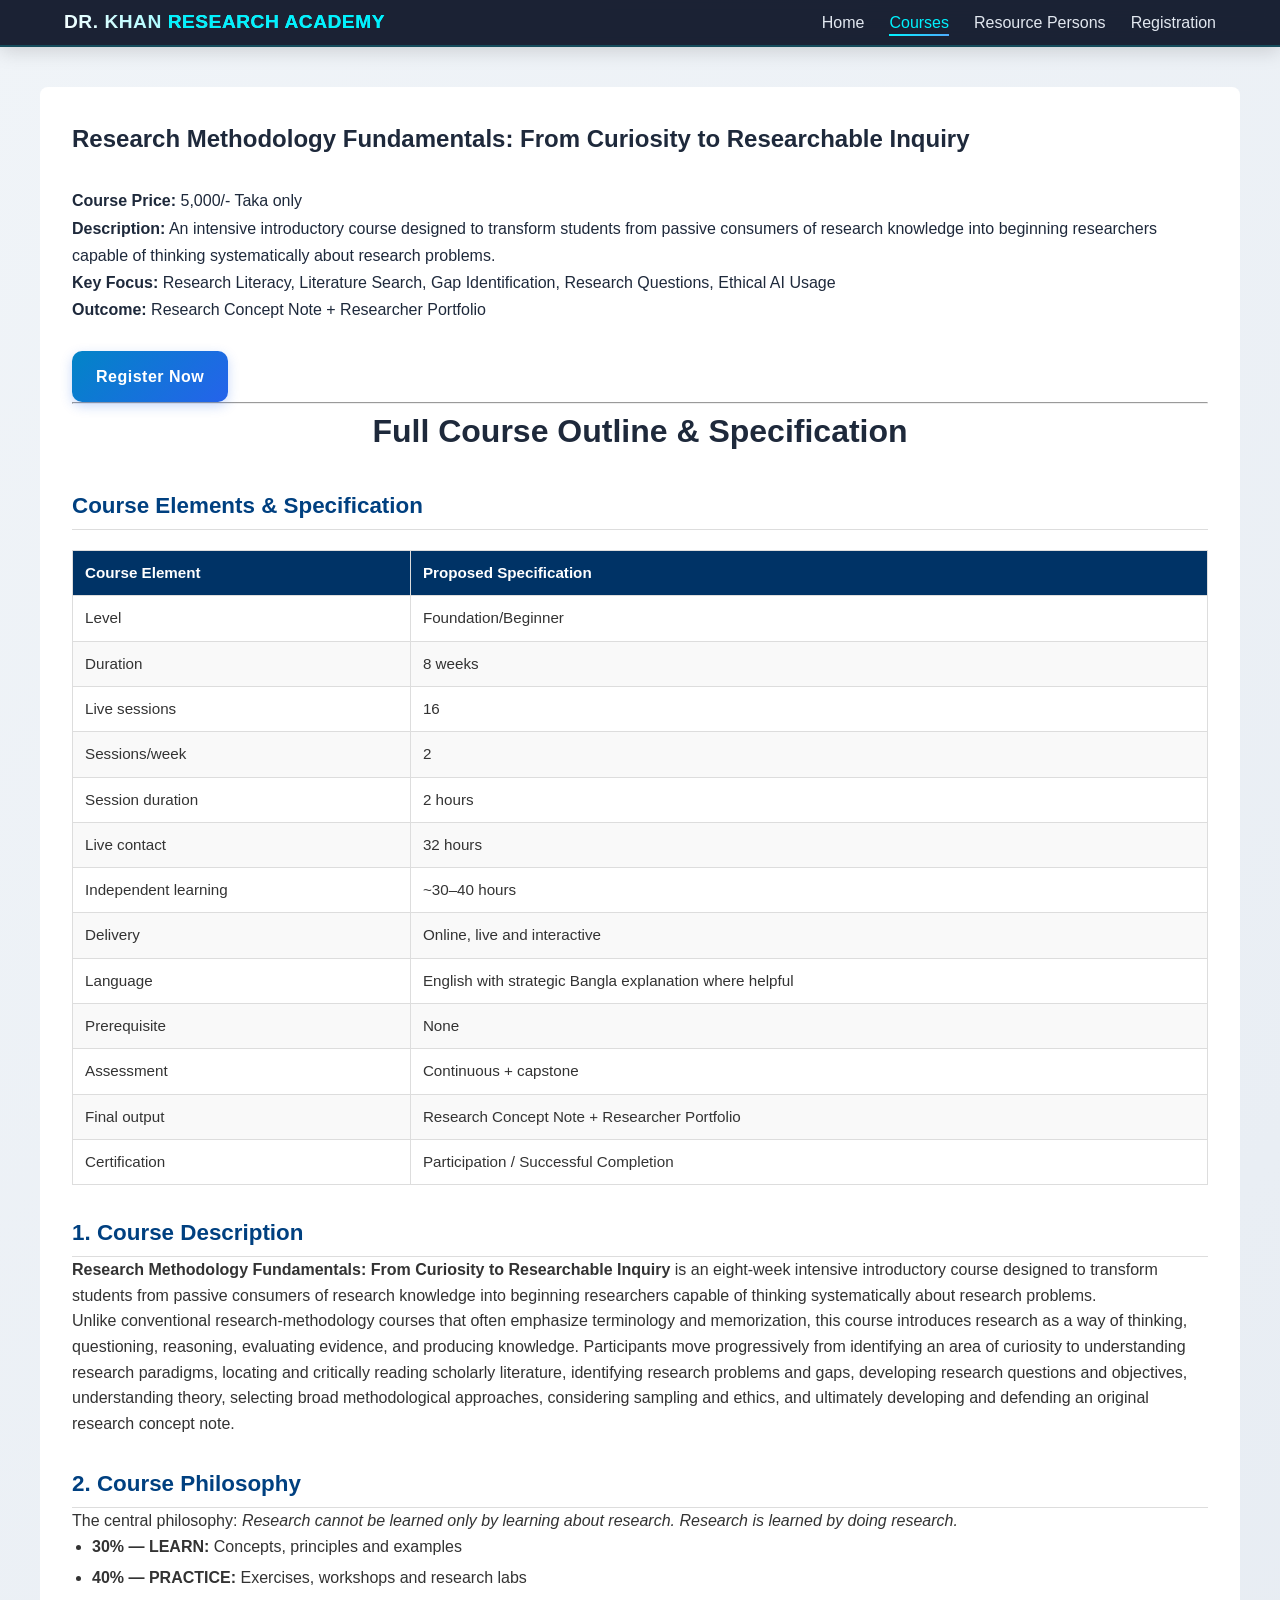
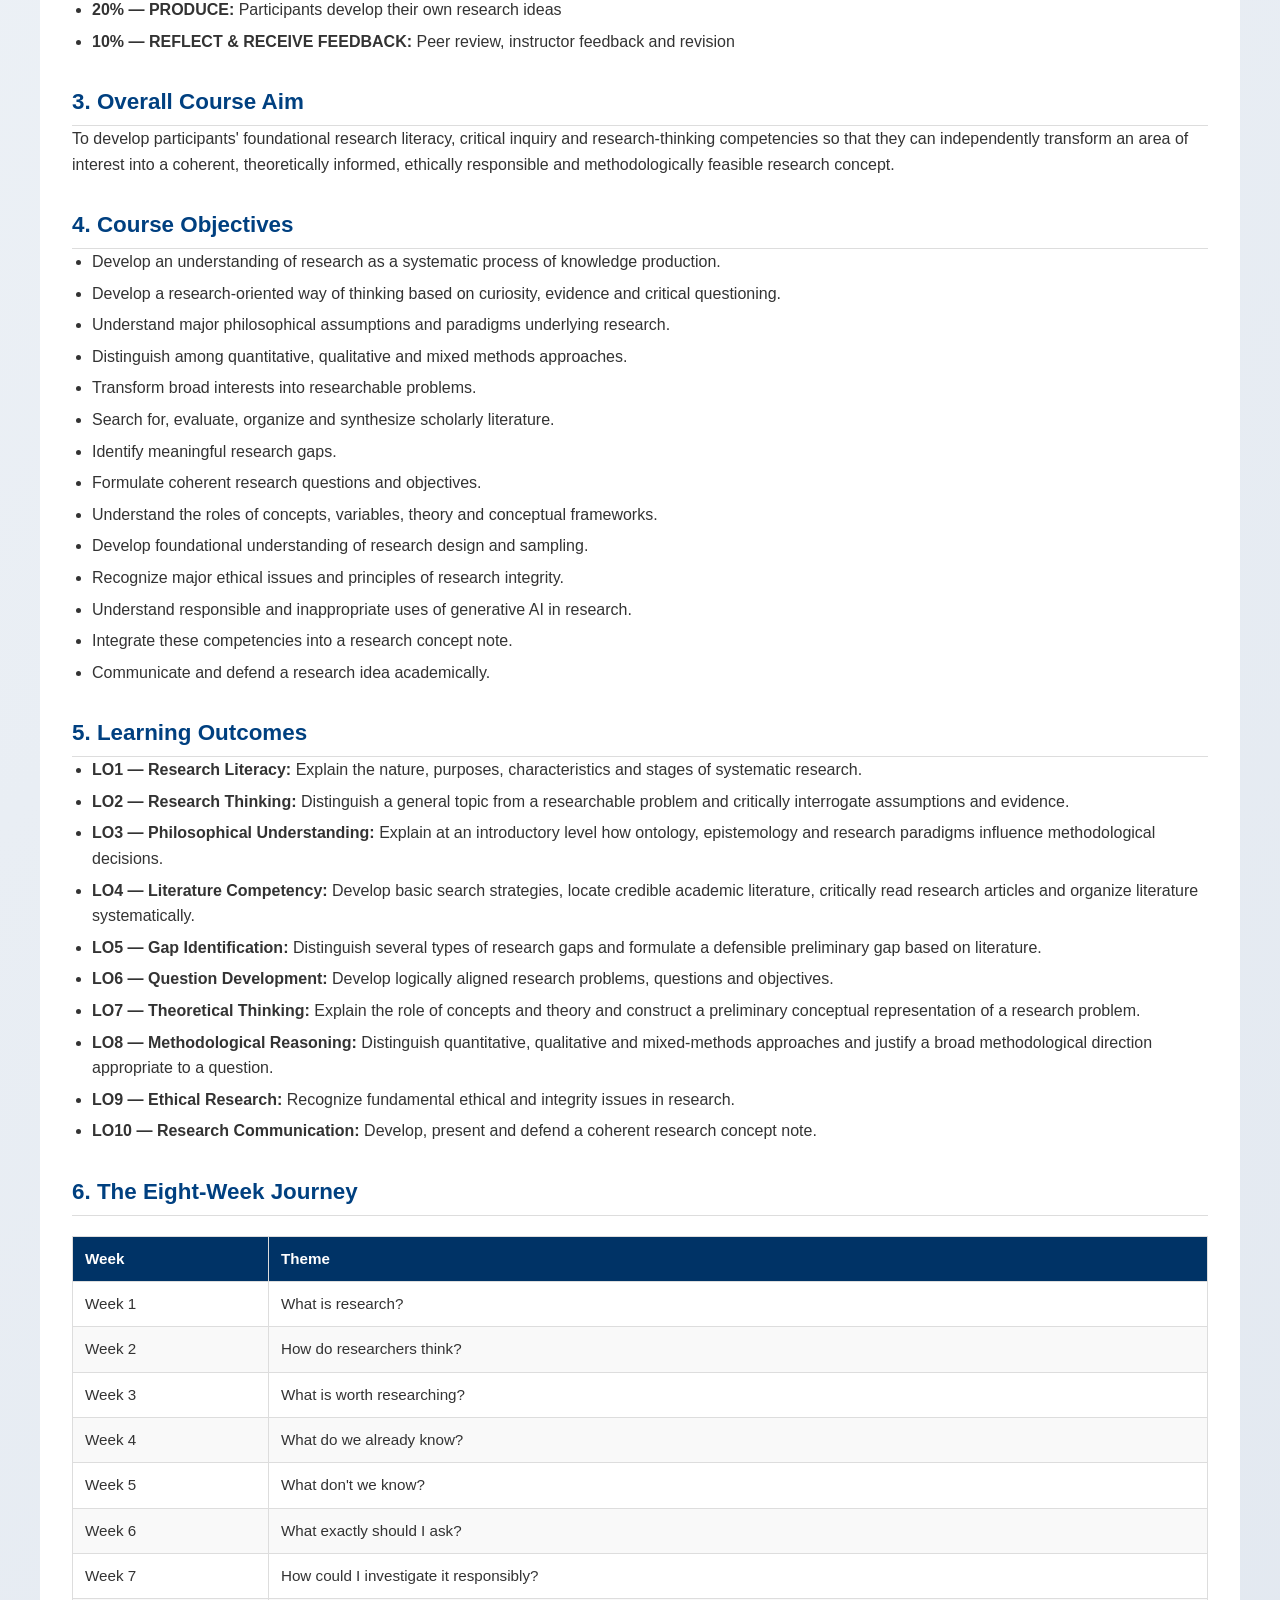
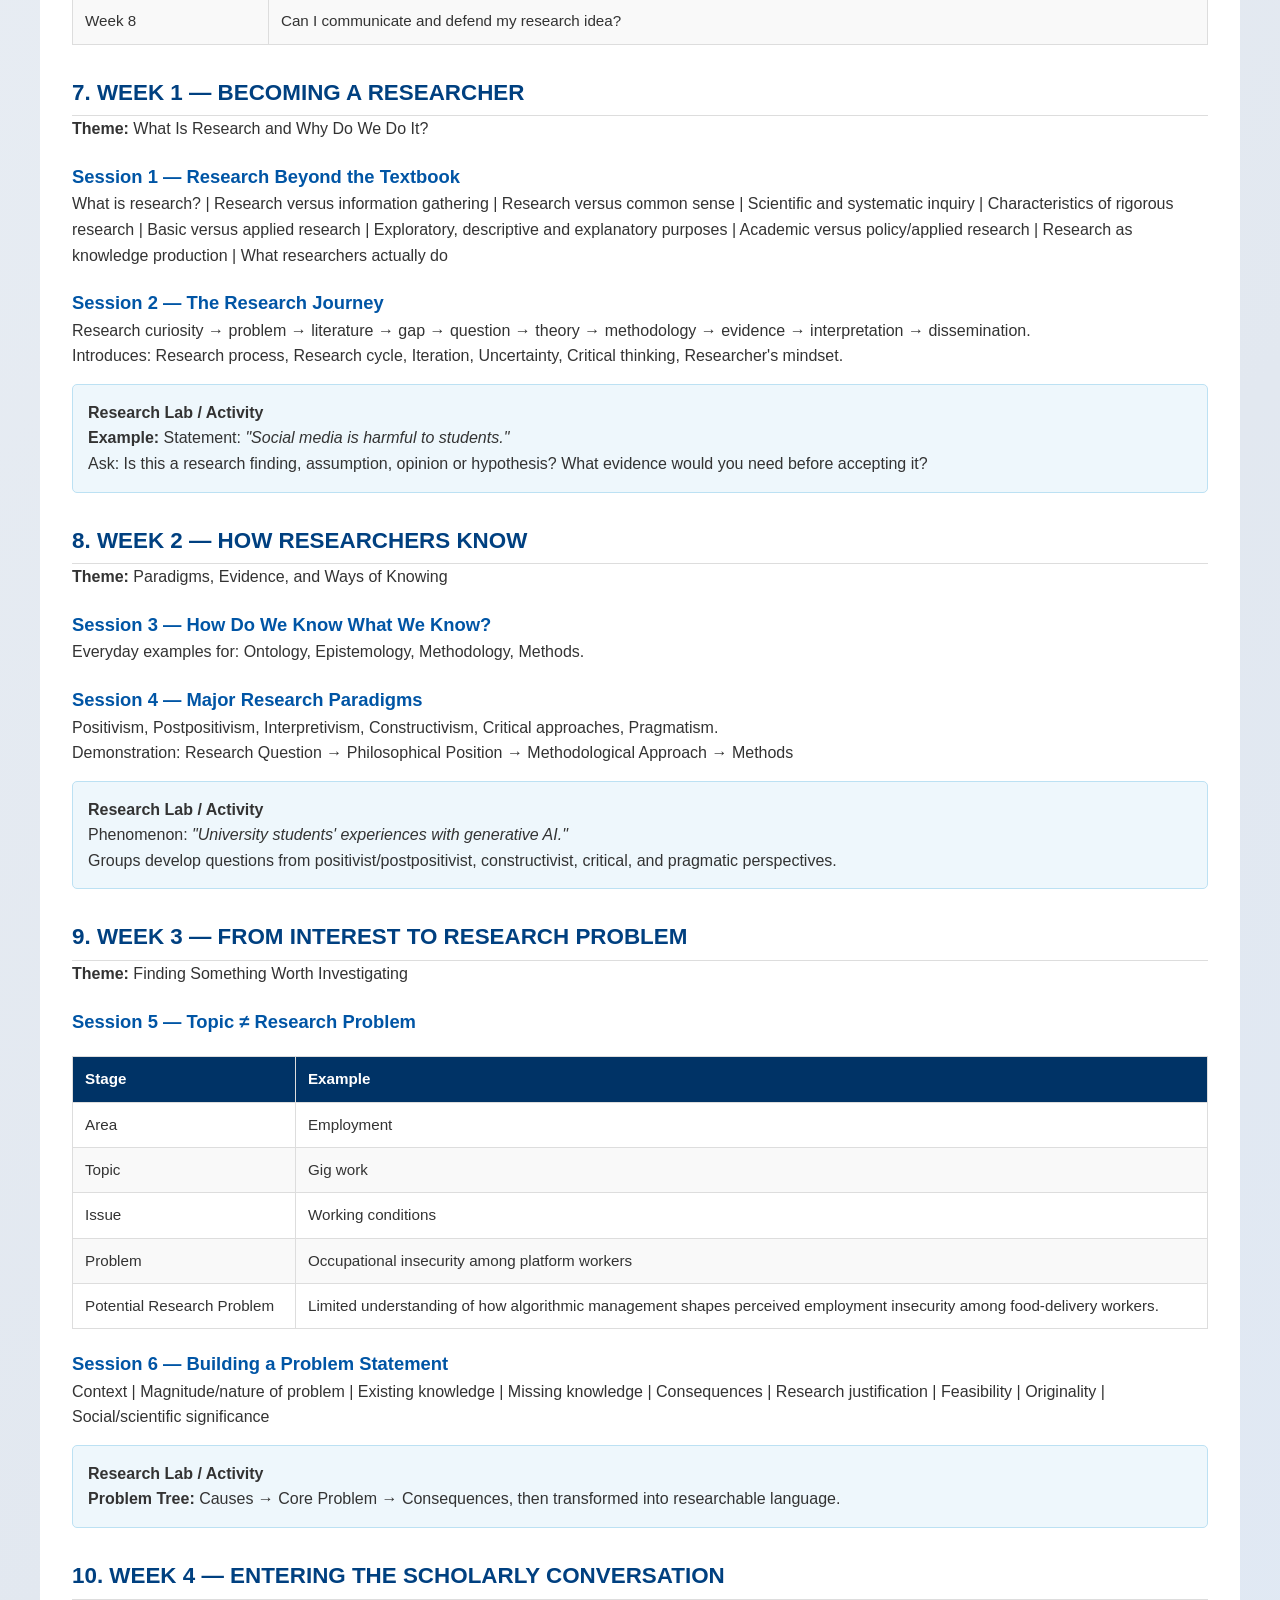
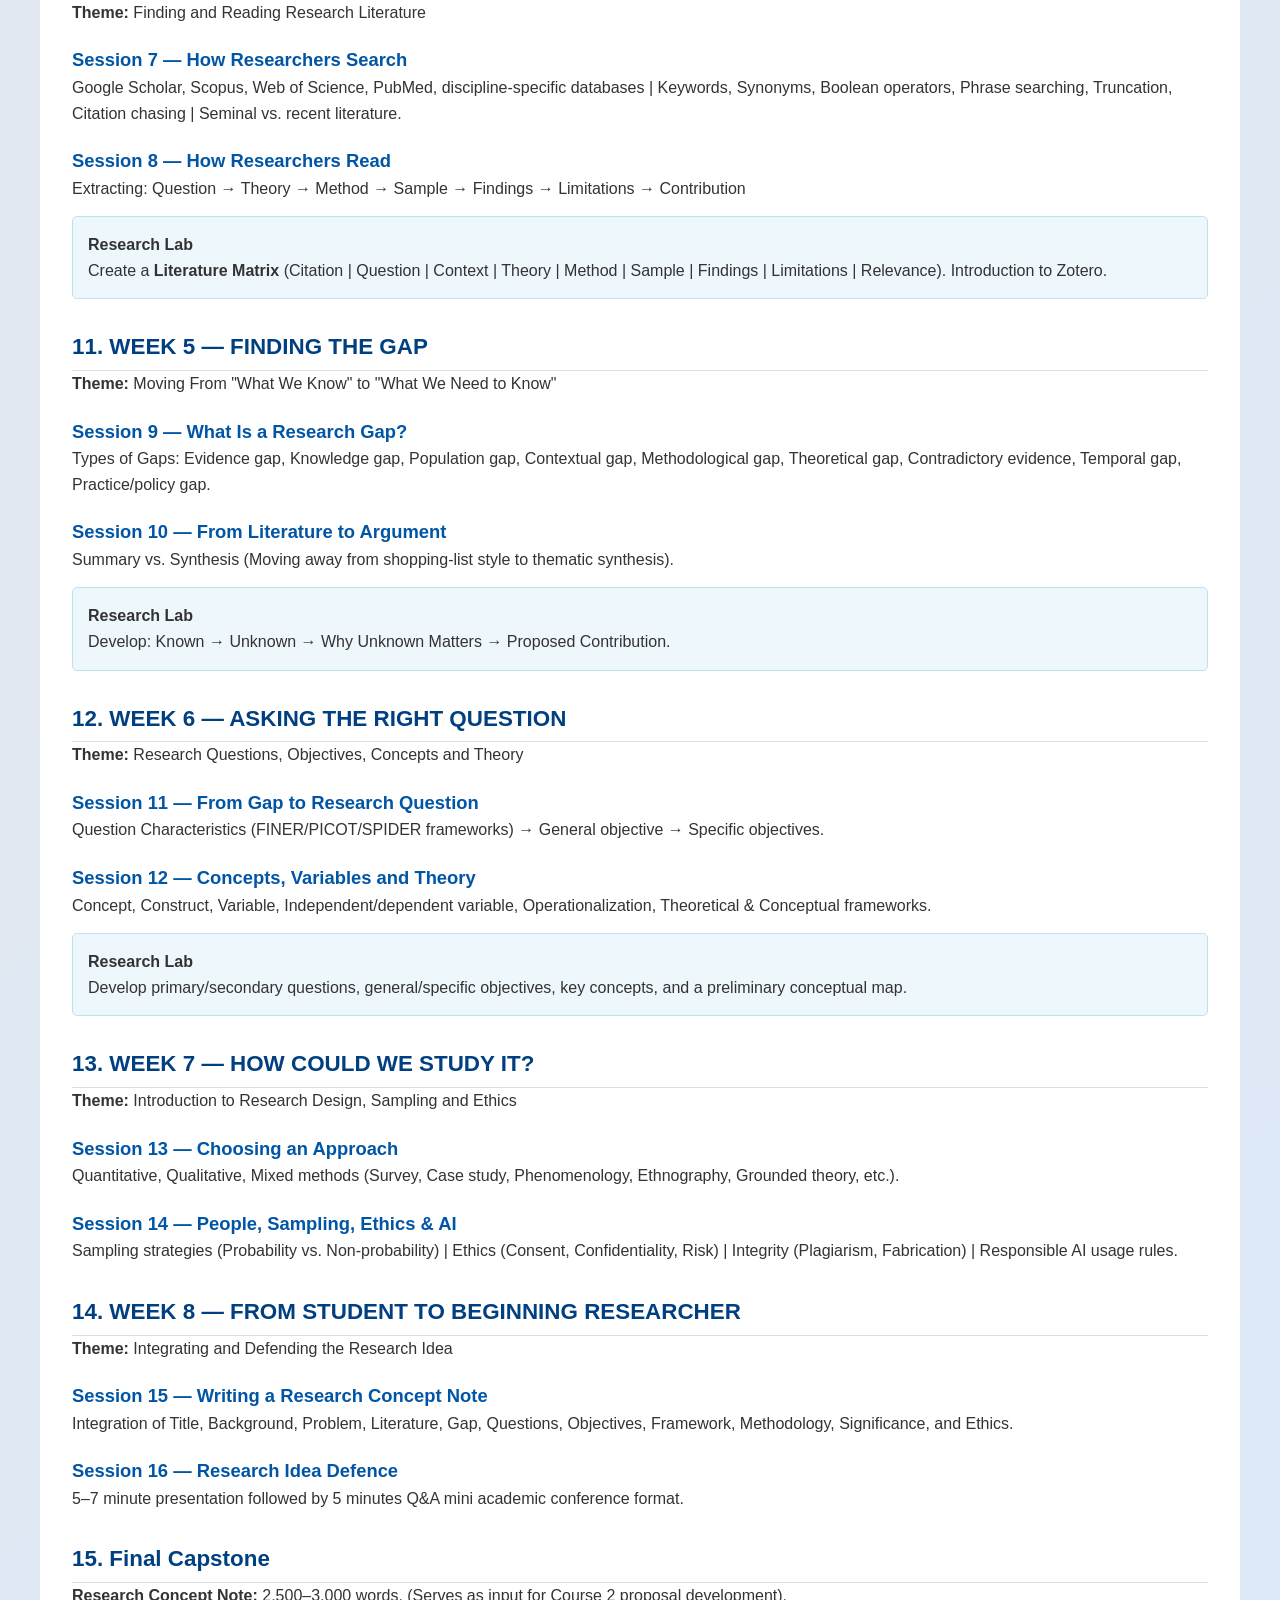
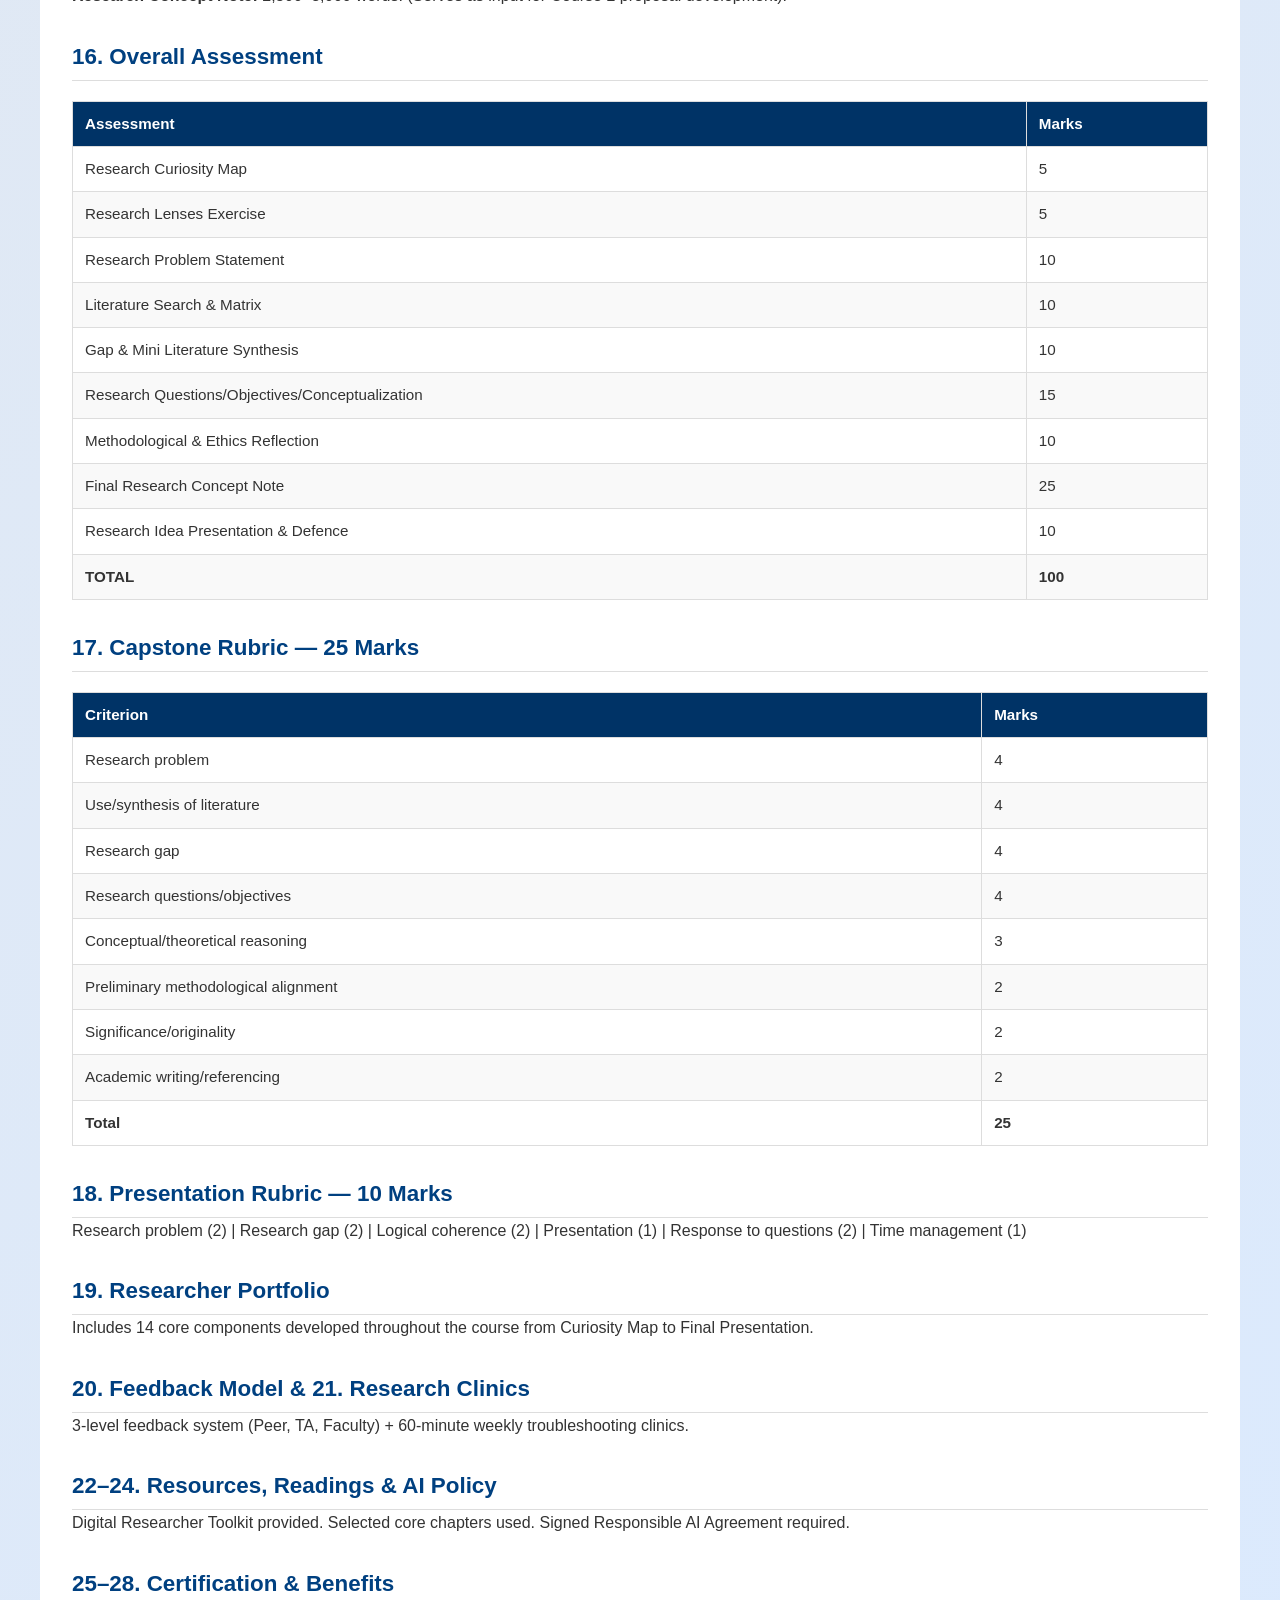
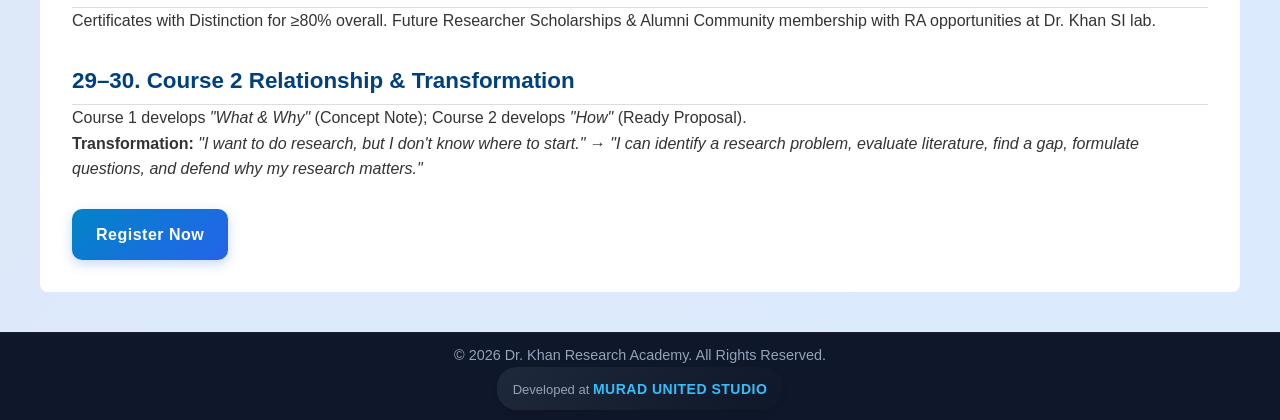
<file: course1.html>
<!DOCTYPE html>
<html lang="en">
<head>
    <meta charset="UTF-8">
    <meta name="viewport" content="width=device-width, initial-scale=1.0">
    <title>Course 1 Details - Dr. Khan Research Academy</title>
    <link rel="stylesheet" href="style.css">
    <style>
        .syllabus-container {
            font-family: Arial, sans-serif;
            line-height: 1.6;
            color: #333;
            margin-top: 20px;
        }
        .syllabus-container header {
            border-bottom: 2px solid #003366;
            padding-bottom: 15px;
            margin-bottom: 25px;
        }
        .syllabus-container h1 {
            color: #003366;
            margin-bottom: 5px;
            font-size: 1.8rem;
        }
        .syllabus-container h2 {
            color: #004080;
            border-bottom: 1px solid #ddd;
            padding-bottom: 5px;
            margin-top: 30px;
            font-size: 1.4rem;
        }
        .syllabus-container h3 {
            color: #0055a5;
            margin-top: 20px;
            font-size: 1.15rem;
        }
        .syllabus-container .subtitle {
            font-size: 1.1em;
            font-weight: bold;
            color: #555;
        }
        .syllabus-container .tagline {
            font-style: italic;
            color: #0055a5;
            font-weight: bold;
            margin: 10px 0;
        }
        
        /* Mobile-friendly Responsive Table Rules */
        .table-responsive {
            width: 100%;
            overflow-x: auto;
            -webkit-overflow-scrolling: touch;
            margin: 20px 0;
        }
        .syllabus-container table {
            width: 100%;
            border-collapse: collapse;
            min-width: 500px;
        }
        .syllabus-container th, .syllabus-container td {
            border: 1px solid #dddddd;
            text-align: left;
            padding: 10px 12px;
            font-size: 0.95rem;
        }
        .syllabus-container th {
            background-color: #003366;
            color: white;
        }
        .syllabus-container tr:nth-child(even) {
            background-color: #f9f9f9;
        }
        .syllabus-container .activity-box {
            background-color: #eef7fc;
            border: 1px solid #bce1f3;
            padding: 15px;
            border-radius: 5px;
            margin: 15px 0;
        }
        .syllabus-container ul, .syllabus-container ol {
            padding-left: 20px;
        }
        .syllabus-container li {
            margin-bottom: 6px;
        }

        /* Mobile Adjustments */
        @media screen and (max-width: 600px) {
            .syllabus-container h1 {
                font-size: 1.4rem;
            }
            .syllabus-container h2 {
                font-size: 1.2rem;
            }
            .syllabus-container h3 {
                font-size: 1.05rem;
            }
            .syllabus-container th, .syllabus-container td {
                padding: 8px 10px;
                font-size: 0.88rem;
            }
        }
    </style>
</head>
<body>

    <header>
        <div class="nav-container">
            <div class="logo">
                <h1>DR. KHAN <span>RESEARCH ACADEMY</span></h1>
            </div>
            <nav>
                <ul>
                    <li><a href="index.html">Home</a></li>
                    <li><a href="courses.html" class="active">Courses</a></li>
                    <li><a href="resource-persons.html">Resource Persons</a></li>
                    <li><a href="registration.html">Registration</a></li>
                </ul>
            </nav>
        </div>
    </header>

    <div class="container" style="background: white; padding: 2rem; border-radius: 8px;">
        <h2>Research Methodology Fundamentals: From Curiosity to Researchable Inquiry</h2>
        <br>
		<p><strong>Course Price:</strong> 5,000/- Taka only </p>
        <p><strong>Description:</strong> An intensive introductory course designed to transform students from passive consumers of research knowledge into beginning researchers capable of thinking systematically about research problems.</p>
        <p><strong>Key Focus:</strong> Research Literacy, Literature Search, Gap Identification, Research Questions, Ethical AI Usage</p>
        <p><strong>Outcome:</strong> Research Concept Note + Researcher Portfolio</p>
       <br>
        <a href="registration.html" class="btn" align="center">Register Now</a>
        <br><hr>
        
        <h1 align="center";>Full Course Outline & Specification</h1>

        <div class="syllabus-container">
     
            <main>
                <section>
                    <h2>Course Elements & Specification</h2>
                    <div class="table-responsive">
                        <table>
                            <thead>
                                <tr>
                                    <th>Course Element</th>
                                    <th>Proposed Specification</th>
                                </tr>
                            </thead>
                            <tbody>
                                <tr><td>Level</td><td>Foundation/Beginner</td></tr>
                                <tr><td>Duration</td><td>8 weeks</td></tr>
                                <tr><td>Live sessions</td><td>16</td></tr>
                                <tr><td>Sessions/week</td><td>2</td></tr>
                                <tr><td>Session duration</td><td>2 hours</td></tr>
                                <tr><td>Live contact</td><td>32 hours</td></tr>
                                <tr><td>Independent learning</td><td>~30–40 hours</td></tr>
                                <tr><td>Delivery</td><td>Online, live and interactive</td></tr>
                                <tr><td>Language</td><td>English with strategic Bangla explanation where helpful</td></tr>
                                <tr><td>Prerequisite</td><td>None</td></tr>
                                <tr><td>Assessment</td><td>Continuous + capstone</td></tr>
                                <tr><td>Final output</td><td>Research Concept Note + Researcher Portfolio</td></tr>
                                <tr><td>Certification</td><td>Participation / Successful Completion</td></tr>
                            </tbody>
                        </table>
                    </div>
                </section>

                <section>
                    <h2>1. Course Description</h2>
                    <p><strong>Research Methodology Fundamentals: From Curiosity to Researchable Inquiry</strong> is an eight-week intensive introductory course designed to transform students from passive consumers of research knowledge into beginning researchers capable of thinking systematically about research problems.</p>
                    <p>Unlike conventional research-methodology courses that often emphasize terminology and memorization, this course introduces research as a way of thinking, questioning, reasoning, evaluating evidence, and producing knowledge. Participants move progressively from identifying an area of curiosity to understanding research paradigms, locating and critically reading scholarly literature, identifying research problems and gaps, developing research questions and objectives, understanding theory, selecting broad methodological approaches, considering sampling and ethics, and ultimately developing and defending an original research concept note.</p>
                </section>

                <section>
                    <h2>2. Course Philosophy</h2>
                    <p>The central philosophy: <em>Research cannot be learned only by learning about research. Research is learned by doing research.</em></p>
                    <ul>
                        <li><strong>30% — LEARN:</strong> Concepts, principles and examples</li>
                        <li><strong>40% — PRACTICE:</strong> Exercises, workshops and research labs</li>
                        <li><strong>20% — PRODUCE:</strong> Participants develop their own research ideas</li>
                        <li><strong>10% — REFLECT & RECEIVE FEEDBACK:</strong> Peer review, instructor feedback and revision</li>
                    </ul>
                </section>

                <section>
                    <h2>3. Overall Course Aim</h2>
                    <p>To develop participants' foundational research literacy, critical inquiry and research-thinking competencies so that they can independently transform an area of interest into a coherent, theoretically informed, ethically responsible and methodologically feasible research concept.</p>
                </section>

                <section>
                    <h2>4. Course Objectives</h2>
                    <ul>
                        <li>Develop an understanding of research as a systematic process of knowledge production.</li>
                        <li>Develop a research-oriented way of thinking based on curiosity, evidence and critical questioning.</li>
                        <li>Understand major philosophical assumptions and paradigms underlying research.</li>
                        <li>Distinguish among quantitative, qualitative and mixed methods approaches.</li>
                        <li>Transform broad interests into researchable problems.</li>
                        <li>Search for, evaluate, organize and synthesize scholarly literature.</li>
                        <li>Identify meaningful research gaps.</li>
                        <li>Formulate coherent research questions and objectives.</li>
                        <li>Understand the roles of concepts, variables, theory and conceptual frameworks.</li>
                        <li>Develop foundational understanding of research design and sampling.</li>
                        <li>Recognize major ethical issues and principles of research integrity.</li>
                        <li>Understand responsible and inappropriate uses of generative AI in research.</li>
                        <li>Integrate these competencies into a research concept note.</li>
                        <li>Communicate and defend a research idea academically.</li>
                    </ul>
                </section>

                <section>
                    <h2>5. Learning Outcomes</h2>
                    <ul>
                        <li><strong>LO1 — Research Literacy:</strong> Explain the nature, purposes, characteristics and stages of systematic research.</li>
                        <li><strong>LO2 — Research Thinking:</strong> Distinguish a general topic from a researchable problem and critically interrogate assumptions and evidence.</li>
                        <li><strong>LO3 — Philosophical Understanding:</strong> Explain at an introductory level how ontology, epistemology and research paradigms influence methodological decisions.</li>
                        <li><strong>LO4 — Literature Competency:</strong> Develop basic search strategies, locate credible academic literature, critically read research articles and organize literature systematically.</li>
                        <li><strong>LO5 — Gap Identification:</strong> Distinguish several types of research gaps and formulate a defensible preliminary gap based on literature.</li>
                        <li><strong>LO6 — Question Development:</strong> Develop logically aligned research problems, questions and objectives.</li>
                        <li><strong>LO7 — Theoretical Thinking:</strong> Explain the role of concepts and theory and construct a preliminary conceptual representation of a research problem.</li>
                        <li><strong>LO8 — Methodological Reasoning:</strong> Distinguish quantitative, qualitative and mixed-methods approaches and justify a broad methodological direction appropriate to a question.</li>
                        <li><strong>LO9 — Ethical Research:</strong> Recognize fundamental ethical and integrity issues in research.</li>
                        <li><strong>LO10 — Research Communication:</strong> Develop, present and defend a coherent research concept note.</li>
                    </ul>
                </section>

                <section>
                    <h2>6. The Eight-Week Journey</h2>
                    <div class="table-responsive">
                        <table>
                            <thead>
                                <tr>
                                    <th>Week</th>
                                    <th>Theme</th>
                                </tr>
                            </thead>
                            <tbody>
                                <tr><td>Week 1</td><td>What is research?</td></tr>
                                <tr><td>Week 2</td><td>How do researchers think?</td></tr>
                                <tr><td>Week 3</td><td>What is worth researching?</td></tr>
                                <tr><td>Week 4</td><td>What do we already know?</td></tr>
                                <tr><td>Week 5</td><td>What don't we know?</td></tr>
                                <tr><td>Week 6</td><td>What exactly should I ask?</td></tr>
                                <tr><td>Week 7</td><td>How could I investigate it responsibly?</td></tr>
                                <tr><td>Week 8</td><td>Can I communicate and defend my research idea?</td></tr>
                            </tbody>
                        </table>
                    </div>
                </section>

                <section>
                    <h2>7. WEEK 1 — BECOMING A RESEARCHER</h2>
                    <p><strong>Theme:</strong> What Is Research and Why Do We Do It?</p>
                    
                    <h3>Session 1 — Research Beyond the Textbook</h3>
                    <p>What is research? | Research versus information gathering | Research versus common sense | Scientific and systematic inquiry | Characteristics of rigorous research | Basic versus applied research | Exploratory, descriptive and explanatory purposes | Academic versus policy/applied research | Research as knowledge production | What researchers actually do</p>

                    <h3>Session 2 — The Research Journey</h3>
                    <p>Research curiosity &rarr; problem &rarr; literature &rarr; gap &rarr; question &rarr; theory &rarr; methodology &rarr; evidence &rarr; interpretation &rarr; dissemination.</p>
                    <p>Introduces: Research process, Research cycle, Iteration, Uncertainty, Critical thinking, Researcher's mindset.</p>

                    <div class="activity-box">
                        <h4>Research Lab / Activity</h4>
                        <p><strong>Example:</strong> Statement: <em>"Social media is harmful to students."</em></p>
                        <p>Ask: Is this a research finding, assumption, opinion or hypothesis? What evidence would you need before accepting it?</p>
                    </div>
                </section>

                <section>
                    <h2>8. WEEK 2 — HOW RESEARCHERS KNOW</h2>
                    <p><strong>Theme:</strong> Paradigms, Evidence, and Ways of Knowing</p>

                    <h3>Session 3 — How Do We Know What We Know?</h3>
                    <p>Everyday examples for: Ontology, Epistemology, Methodology, Methods.</p>

                    <h3>Session 4 — Major Research Paradigms</h3>
                    <p>Positivism, Postpositivism, Interpretivism, Constructivism, Critical approaches, Pragmatism.</p>
                    <p>Demonstration: Research Question &rarr; Philosophical Position &rarr; Methodological Approach &rarr; Methods</p>

                    <div class="activity-box">
                        <h4>Research Lab / Activity</h4>
                        <p>Phenomenon: <em>"University students' experiences with generative AI."</em></p>
                        <p>Groups develop questions from positivist/postpositivist, constructivist, critical, and pragmatic perspectives.</p>
                    </div>
                </section>

                <section>
                    <h2>9. WEEK 3 — FROM INTEREST TO RESEARCH PROBLEM</h2>
                    <p><strong>Theme:</strong> Finding Something Worth Investigating</p>

                    <h3>Session 5 — Topic &ne; Research Problem</h3>
                    <div class="table-responsive">
                        <table>
                            <thead>
                                <tr><th>Stage</th><th>Example</th></tr>
                            </thead>
                            <tbody>
                                <tr><td>Area</td><td>Employment</td></tr>
                                <tr><td>Topic</td><td>Gig work</td></tr>
                                <tr><td>Issue</td><td>Working conditions</td></tr>
                                <tr><td>Problem</td><td>Occupational insecurity among platform workers</td></tr>
                                <tr><td>Potential Research Problem</td><td>Limited understanding of how algorithmic management shapes perceived employment insecurity among food-delivery workers.</td></tr>
                            </tbody>
                        </table>
                    </div>

                    <h3>Session 6 — Building a Problem Statement</h3>
                    <p>Context | Magnitude/nature of problem | Existing knowledge | Missing knowledge | Consequences | Research justification | Feasibility | Originality | Social/scientific significance</p>

                    <div class="activity-box">
                        <h4>Research Lab / Activity</h4>
                        <p><strong>Problem Tree:</strong> Causes &rarr; Core Problem &rarr; Consequences, then transformed into researchable language.</p>
                    </div>
                </section>

                <section>
                    <h2>10. WEEK 4 — ENTERING THE SCHOLARLY CONVERSATION</h2>
                    <p><strong>Theme:</strong> Finding and Reading Research Literature</p>

                    <h3>Session 7 — How Researchers Search</h3>
                    <p>Google Scholar, Scopus, Web of Science, PubMed, discipline-specific databases | Keywords, Synonyms, Boolean operators, Phrase searching, Truncation, Citation chasing | Seminal vs. recent literature.</p>

                    <h3>Session 8 — How Researchers Read</h3>
                    <p>Extracting: Question &rarr; Theory &rarr; Method &rarr; Sample &rarr; Findings &rarr; Limitations &rarr; Contribution</p>

                    <div class="activity-box">
                        <h4>Research Lab</h4>
                        <p>Create a <strong>Literature Matrix</strong> (Citation | Question | Context | Theory | Method | Sample | Findings | Limitations | Relevance). Introduction to Zotero.</p>
                    </div>
                </section>

                <section>
                    <h2>11. WEEK 5 — FINDING THE GAP</h2>
                    <p><strong>Theme:</strong> Moving From "What We Know" to "What We Need to Know"</p>

                    <h3>Session 9 — What Is a Research Gap?</h3>
                    <p>Types of Gaps: Evidence gap, Knowledge gap, Population gap, Contextual gap, Methodological gap, Theoretical gap, Contradictory evidence, Temporal gap, Practice/policy gap.</p>

                    <h3>Session 10 — From Literature to Argument</h3>
                    <p>Summary vs. Synthesis (Moving away from shopping-list style to thematic synthesis).</p>

                    <div class="activity-box">
                        <h4>Research Lab</h4>
                        <p>Develop: Known &rarr; Unknown &rarr; Why Unknown Matters &rarr; Proposed Contribution.</p>
                    </div>
                </section>

                <section>
                    <h2>12. WEEK 6 — ASKING THE RIGHT QUESTION</h2>
                    <p><strong>Theme:</strong> Research Questions, Objectives, Concepts and Theory</p>

                    <h3>Session 11 — From Gap to Research Question</h3>
                    <p>Question Characteristics (FINER/PICOT/SPIDER frameworks) &rarr; General objective &rarr; Specific objectives.</p>

                    <h3>Session 12 — Concepts, Variables and Theory</h3>
                    <p>Concept, Construct, Variable, Independent/dependent variable, Operationalization, Theoretical & Conceptual frameworks.</p>

                    <div class="activity-box">
                        <h4>Research Lab</h4>
                        <p>Develop primary/secondary questions, general/specific objectives, key concepts, and a preliminary conceptual map.</p>
                    </div>
                </section>

                <section>
                    <h2>13. WEEK 7 — HOW COULD WE STUDY IT?</h2>
                    <p><strong>Theme:</strong> Introduction to Research Design, Sampling and Ethics</p>

                    <h3>Session 13 — Choosing an Approach</h3>
                    <p>Quantitative, Qualitative, Mixed methods (Survey, Case study, Phenomenology, Ethnography, Grounded theory, etc.).</p>

                    <h3>Session 14 — People, Sampling, Ethics & AI</h3>
                    <p>Sampling strategies (Probability vs. Non-probability) | Ethics (Consent, Confidentiality, Risk) | Integrity (Plagiarism, Fabrication) | Responsible AI usage rules.</p>
                </section>

                <section>
                    <h2>14. WEEK 8 — FROM STUDENT TO BEGINNING RESEARCHER</h2>
                    <p><strong>Theme:</strong> Integrating and Defending the Research Idea</p>

                    <h3>Session 15 — Writing a Research Concept Note</h3>
                    <p>Integration of Title, Background, Problem, Literature, Gap, Questions, Objectives, Framework, Methodology, Significance, and Ethics.</p>

                    <h3>Session 16 — Research Idea Defence</h3>
                    <p>5–7 minute presentation followed by 5 minutes Q&A mini academic conference format.</p>
                </section>

                <section>
                    <h2>15. Final Capstone</h2>
                    <p><strong>Research Concept Note:</strong> 2,500–3,000 words. (Serves as input for Course 2 proposal development).</p>
                </section>

                <section>
                    <h2>16. Overall Assessment</h2>
                    <div class="table-responsive">
                        <table>
                            <thead>
                                <tr><th>Assessment</th><th>Marks</th></tr>
                            </thead>
                            <tbody>
                                <tr><td>Research Curiosity Map</td><td>5</td></tr>
                                <tr><td>Research Lenses Exercise</td><td>5</td></tr>
                                <tr><td>Research Problem Statement</td><td>10</td></tr>
                                <tr><td>Literature Search & Matrix</td><td>10</td></tr>
                                <tr><td>Gap & Mini Literature Synthesis</td><td>10</td></tr>
                                <tr><td>Research Questions/Objectives/Conceptualization</td><td>15</td></tr>
                                <tr><td>Methodological & Ethics Reflection</td><td>10</td></tr>
                                <tr><td>Final Research Concept Note</td><td>25</td></tr>
                                <tr><td>Research Idea Presentation & Defence</td><td>10</td></tr>
                                <tr><td><strong>TOTAL</strong></td><td><strong>100</strong></td></tr>
                            </tbody>
                        </table>
                    </div>
                </section>

                <section>
                    <h2>17. Capstone Rubric — 25 Marks</h2>
                    <div class="table-responsive">
                        <table>
                            <thead>
                                <tr><th>Criterion</th><th>Marks</th></tr>
                            </thead>
                            <tbody>
                                <tr><td>Research problem</td><td>4</td></tr>
                                <tr><td>Use/synthesis of literature</td><td>4</td></tr>
                                <tr><td>Research gap</td><td>4</td></tr>
                                <tr><td>Research questions/objectives</td><td>4</td></tr>
                                <tr><td>Conceptual/theoretical reasoning</td><td>3</td></tr>
                                <tr><td>Preliminary methodological alignment</td><td>2</td></tr>
                                <tr><td>Significance/originality</td><td>2</td></tr>
                                <tr><td>Academic writing/referencing</td><td>2</td></tr>
                                <tr><td><strong>Total</strong></td><td><strong>25</strong></td></tr>
                            </tbody>
                        </table>
                    </div>
                </section>

                <section>
                    <h2>18. Presentation Rubric — 10 Marks</h2>
                    <p>Research problem (2) | Research gap (2) | Logical coherence (2) | Presentation (1) | Response to questions (2) | Time management (1)</p>
                </section>

                <section>
                    <h2>19. Researcher Portfolio</h2>
                    <p>Includes 14 core components developed throughout the course from Curiosity Map to Final Presentation.</p>
                </section>

                <section>
                    <h2>20. Feedback Model & 21. Research Clinics</h2>
                    <p>3-level feedback system (Peer, TA, Faculty) + 60-minute weekly troubleshooting clinics.</p>
                </section>

                <section>
                    <h2>22–24. Resources, Readings & AI Policy</h2>
                    <p>Digital Researcher Toolkit provided. Selected core chapters used. Signed Responsible AI Agreement required.</p>
                </section>

                <section>
                    <h2>25–28. Certification & Benefits</h2>
                    <p>Certificates with Distinction for &ge;80% overall. Future Researcher Scholarships & Alumni Community membership with RA opportunities at Dr. Khan SI lab.</p>
                </section>

                <section>
                    <h2>29–30. Course 2 Relationship & Transformation</h2>
                    <p>Course 1 develops <em>"What & Why"</em> (Concept Note); Course 2 develops <em>"How"</em> (Ready Proposal).</p>
                    <p><strong>Transformation:</strong> <em>"I want to do research, but I don't know where to start."</em> &rarr; <em>"I can identify a research problem, evaluate literature, find a gap, formulate questions, and defend why my research matters."</em></p>
                </section>
            </main>
        </div>
		
        <br>
        <a href="registration.html" class="btn">Register Now</a>
    </div>

    <footer>
        <p>&copy; 2026 Dr. Khan Research Academy. All Rights Reserved.</p>
            <div style="display: inline-block; background: linear-gradient(135deg, #1e293b, #0f172a); padding: 8px 16px; border-radius: 20px; box-shadow: 0 4px 6px -1px rgba(0, 0, 0, 0.1); font-family: sans-serif;">
 		 <span style="color: #94a3b8; font-size: 13px;">Developed at </span>
 		 <a href="https://muradmonoarul.github.io/MuradUnitedStudio/" target="_blank" style="color: #38bdf8; font-weight: bold; font-size: 14px; text-decoration: none; letter-spacing: 0.5px;">
    		MURAD UNITED STUDIO
  		</a>
	</div>
    </footer>

</body>
</html>
</file>
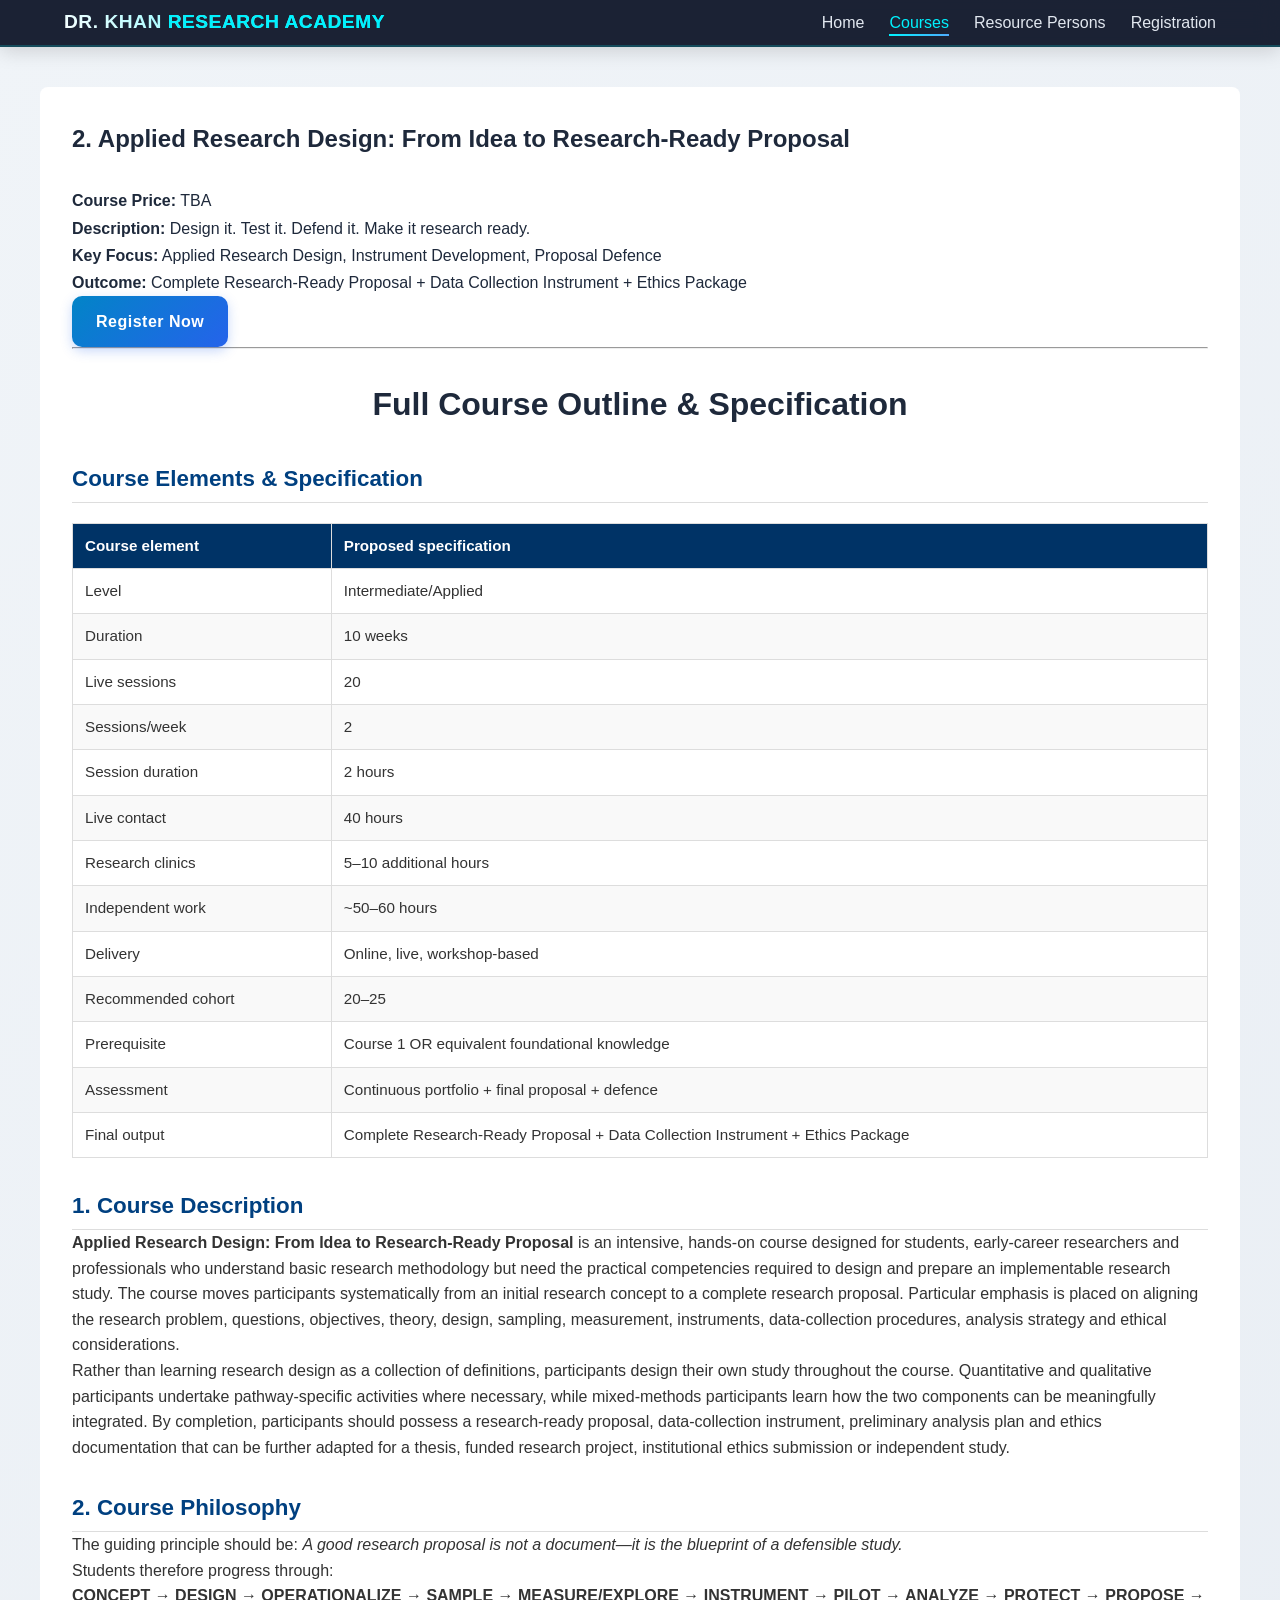
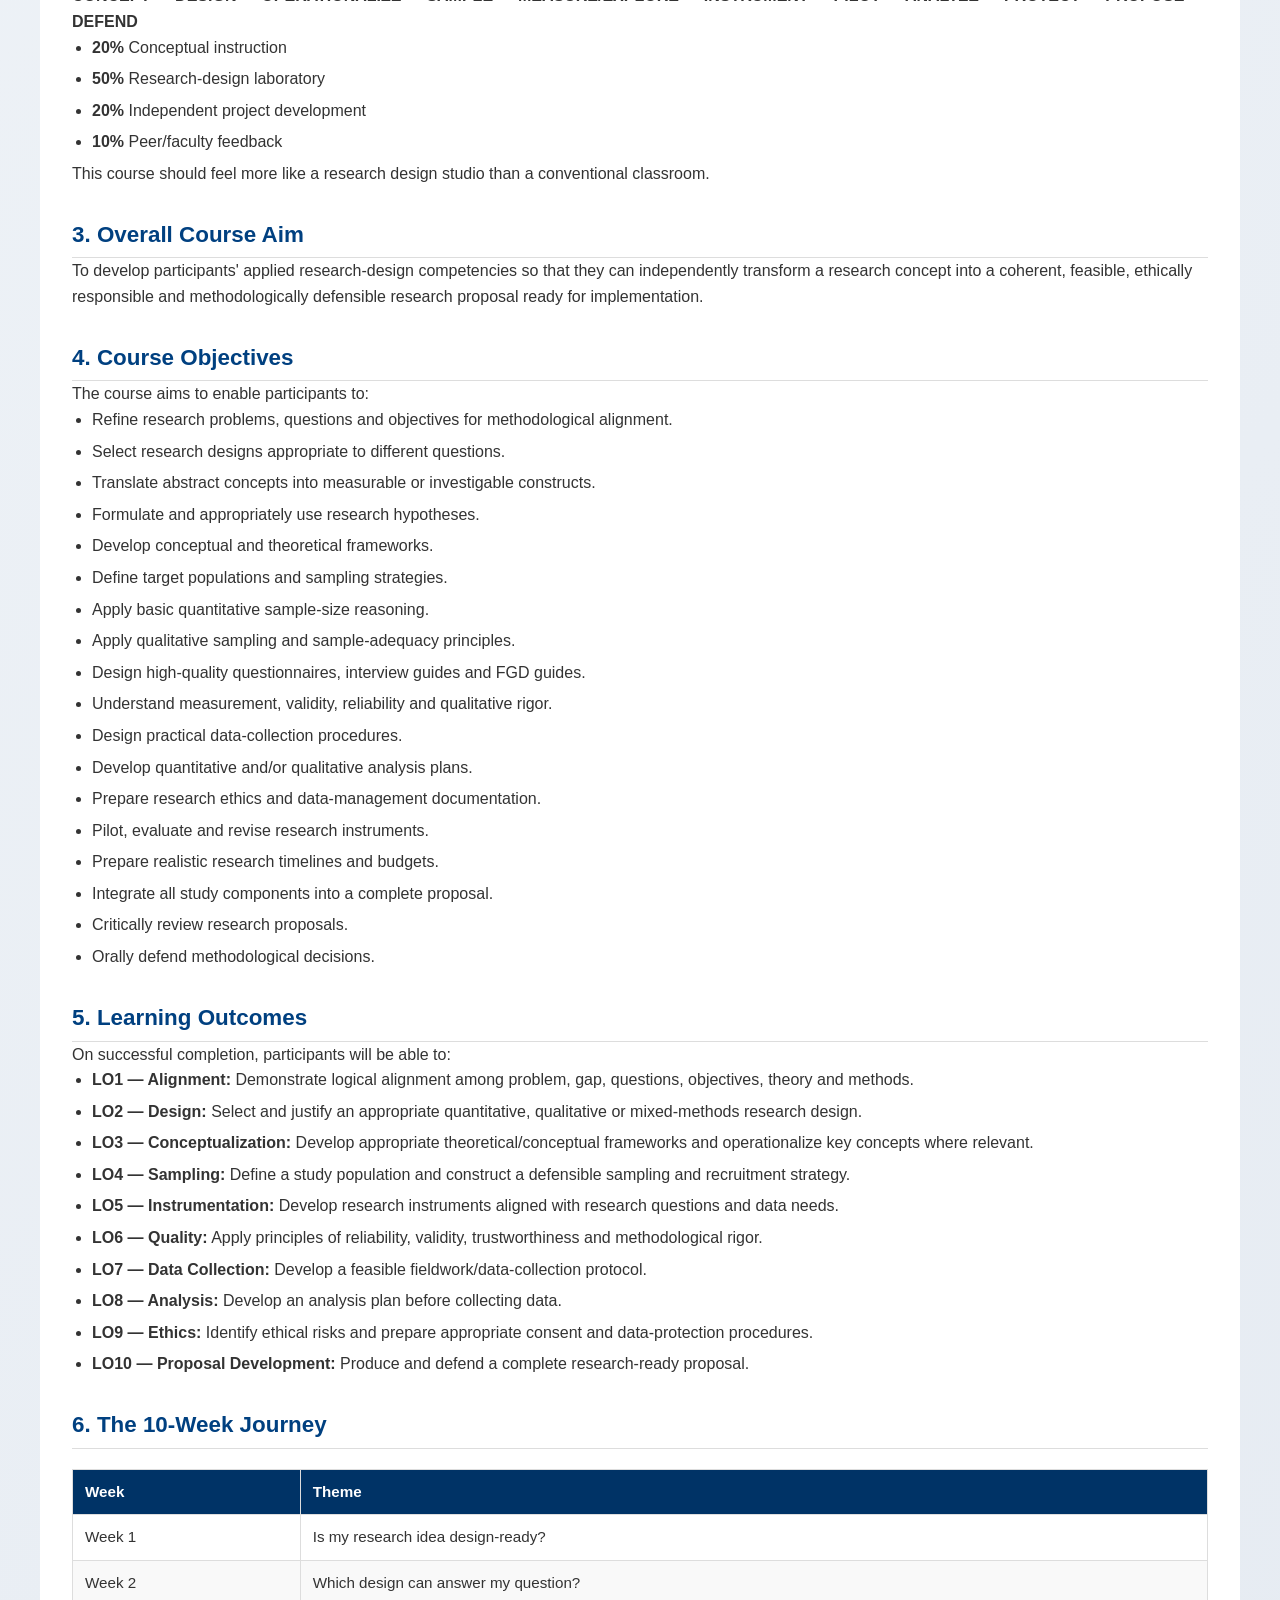
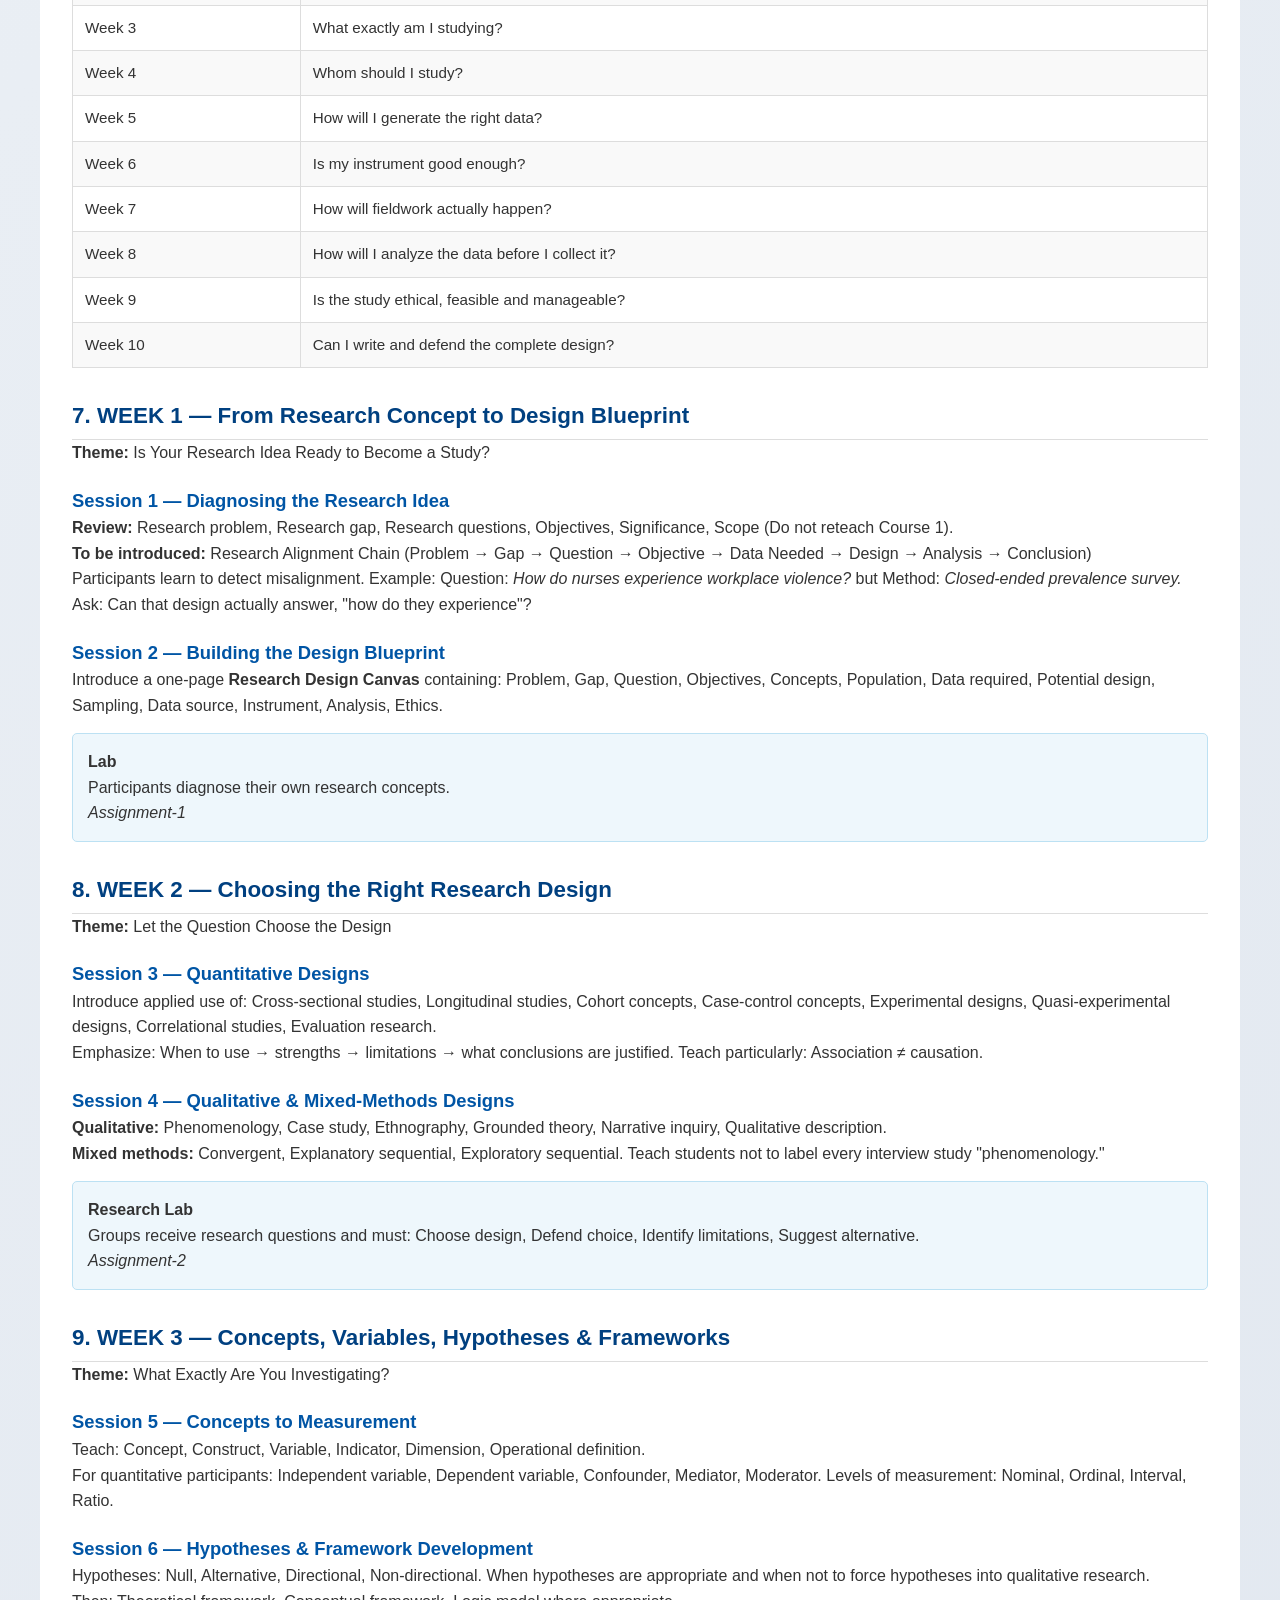
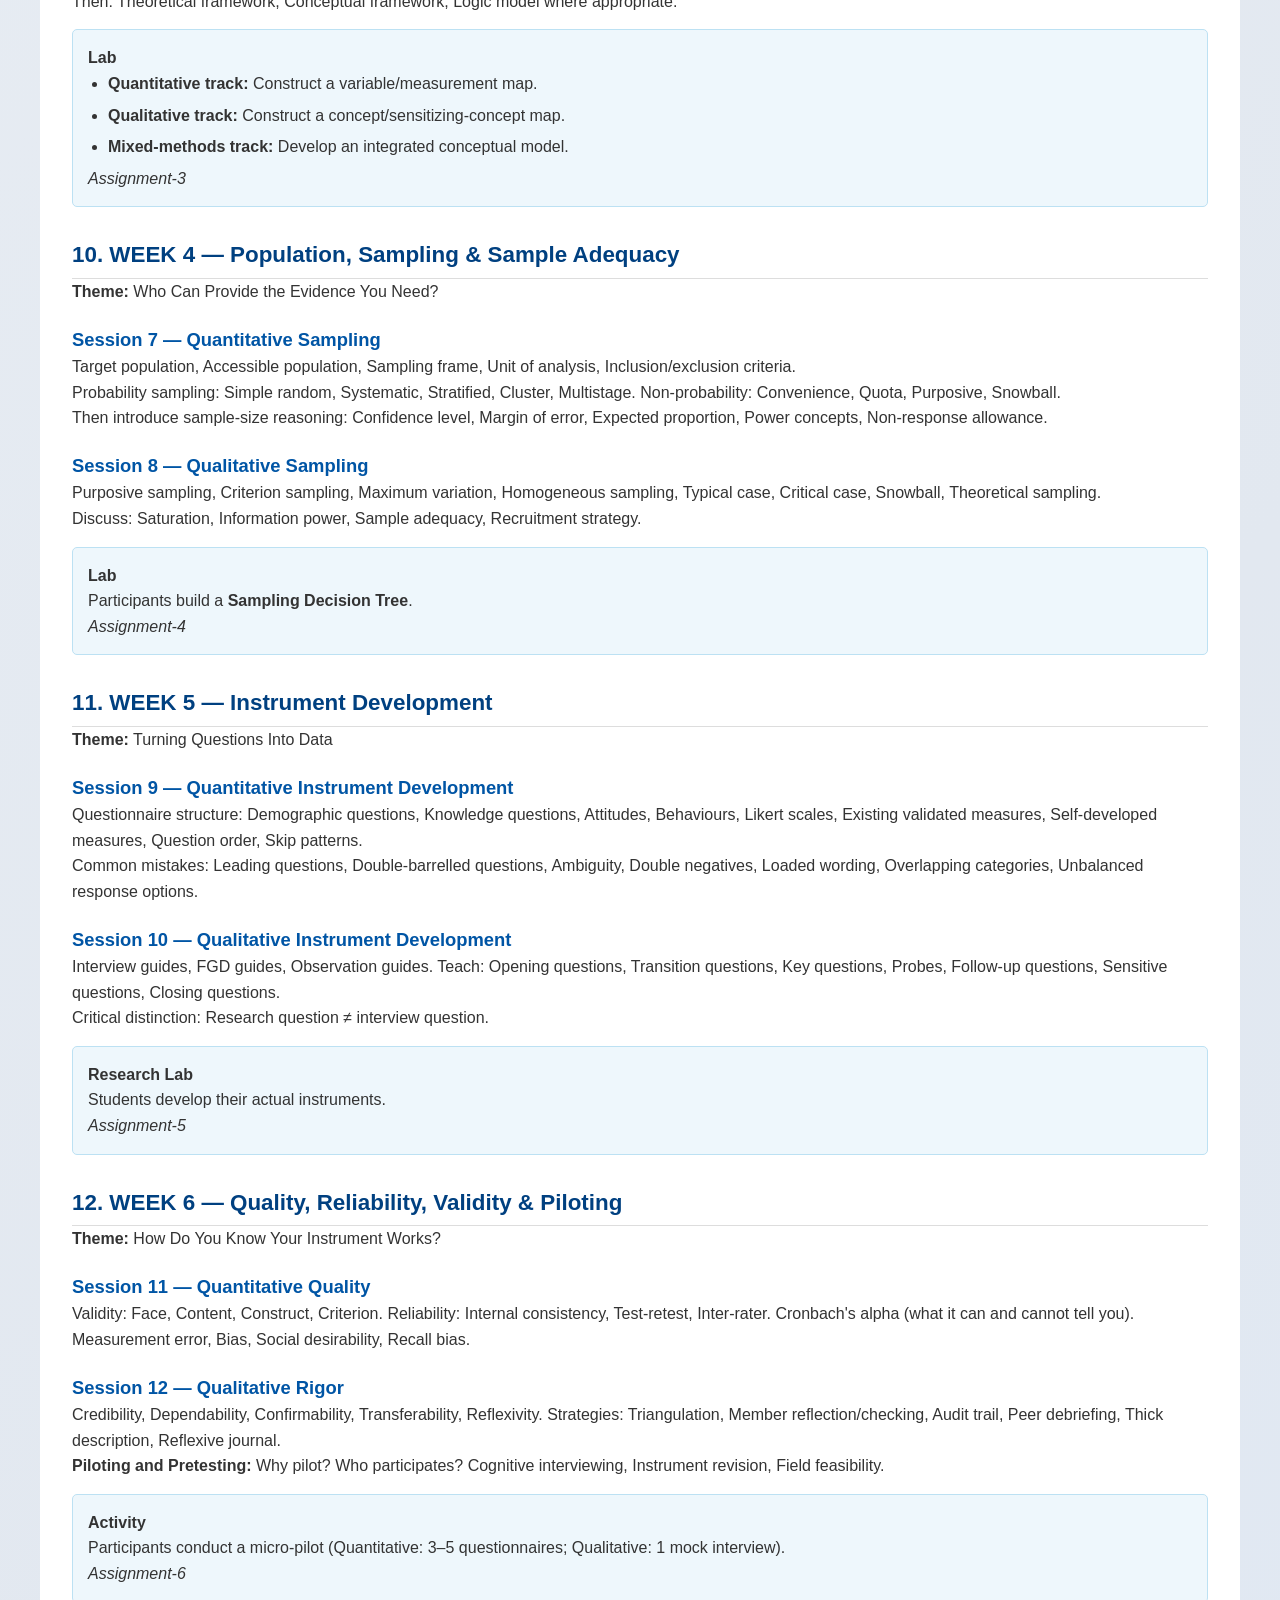
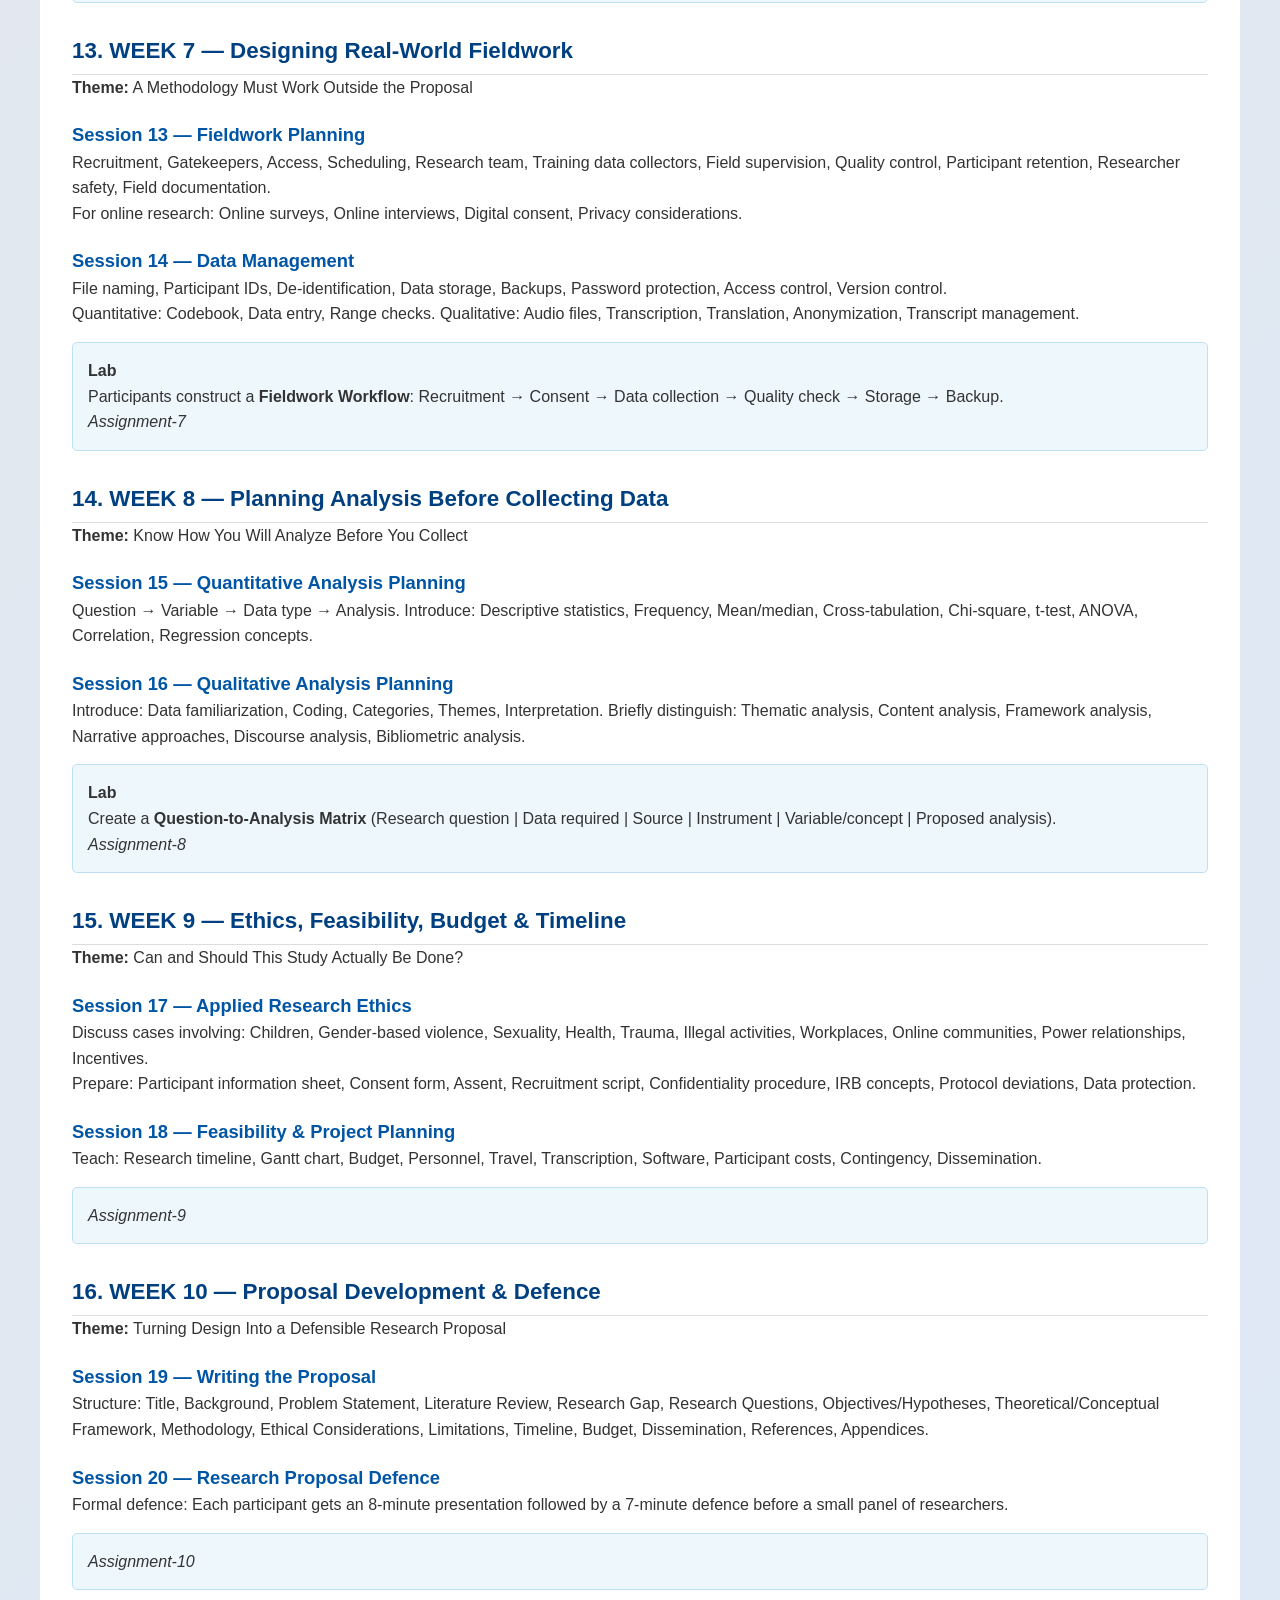
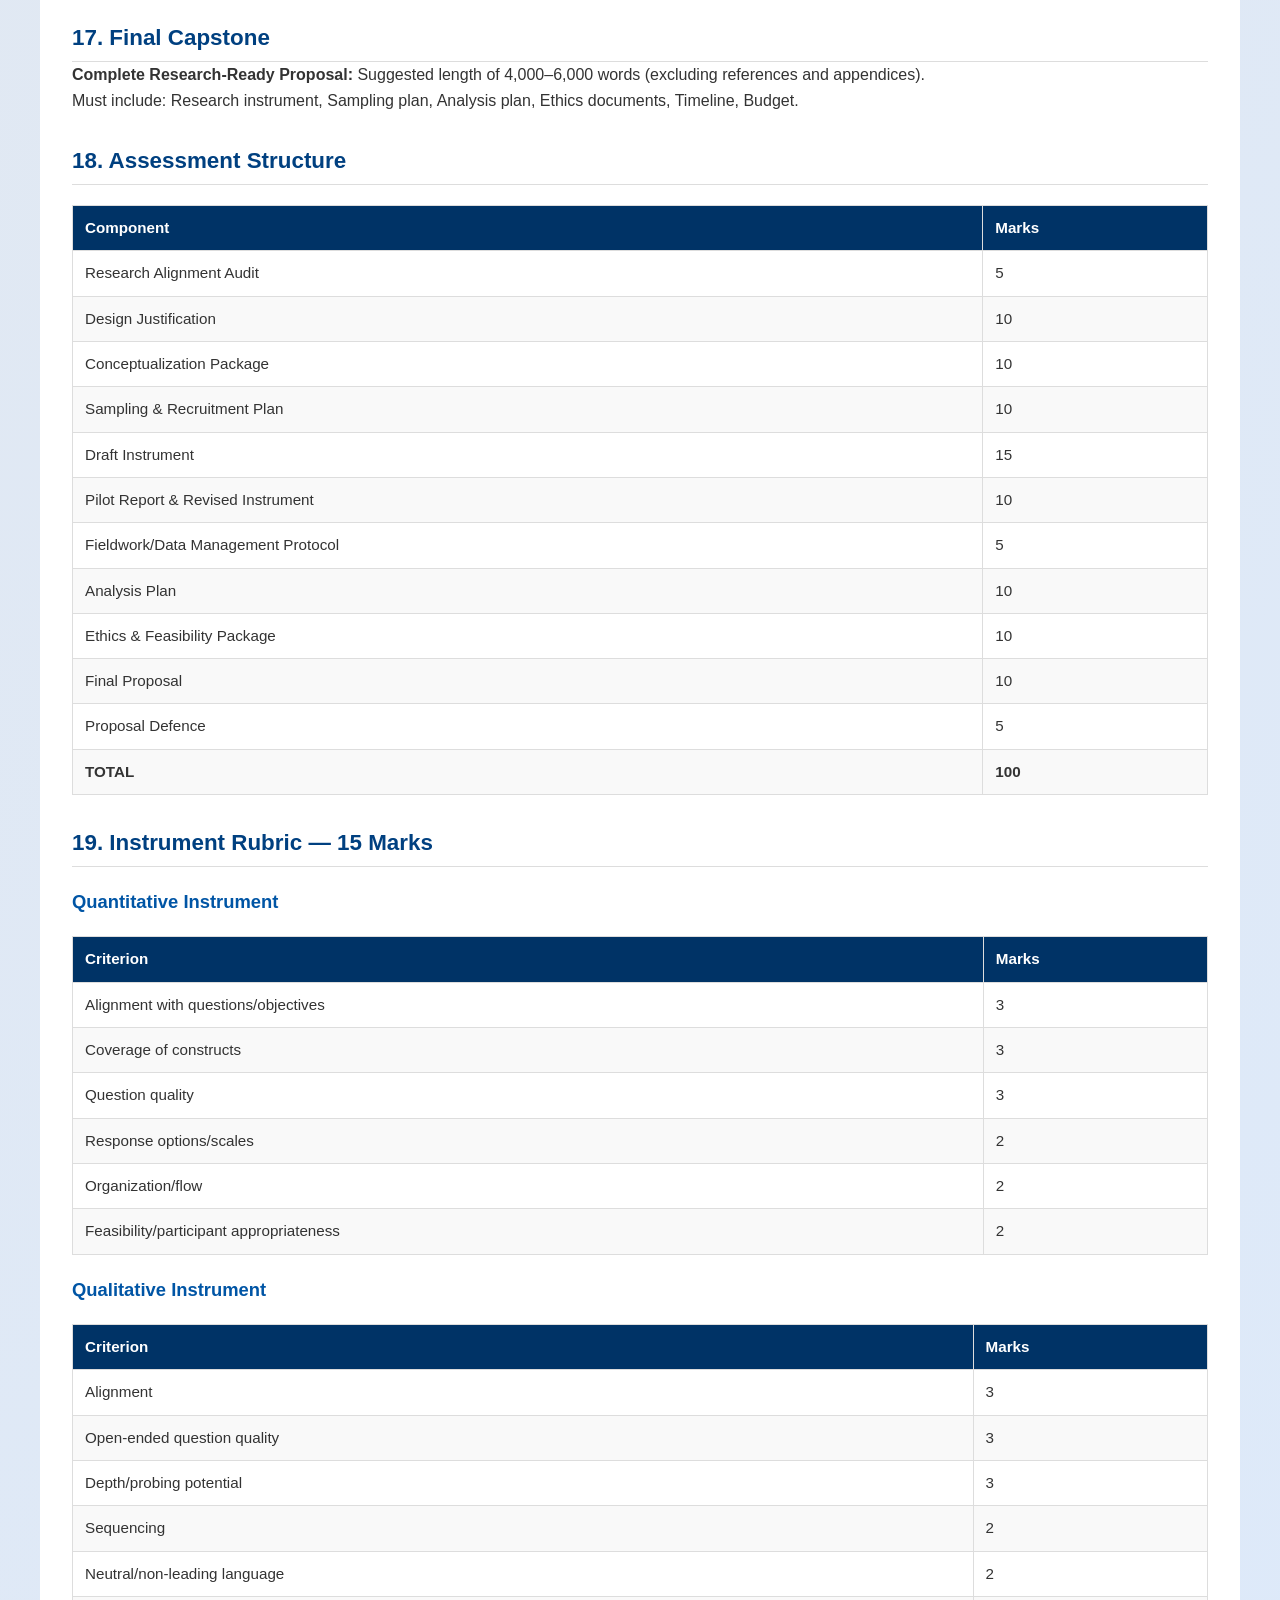
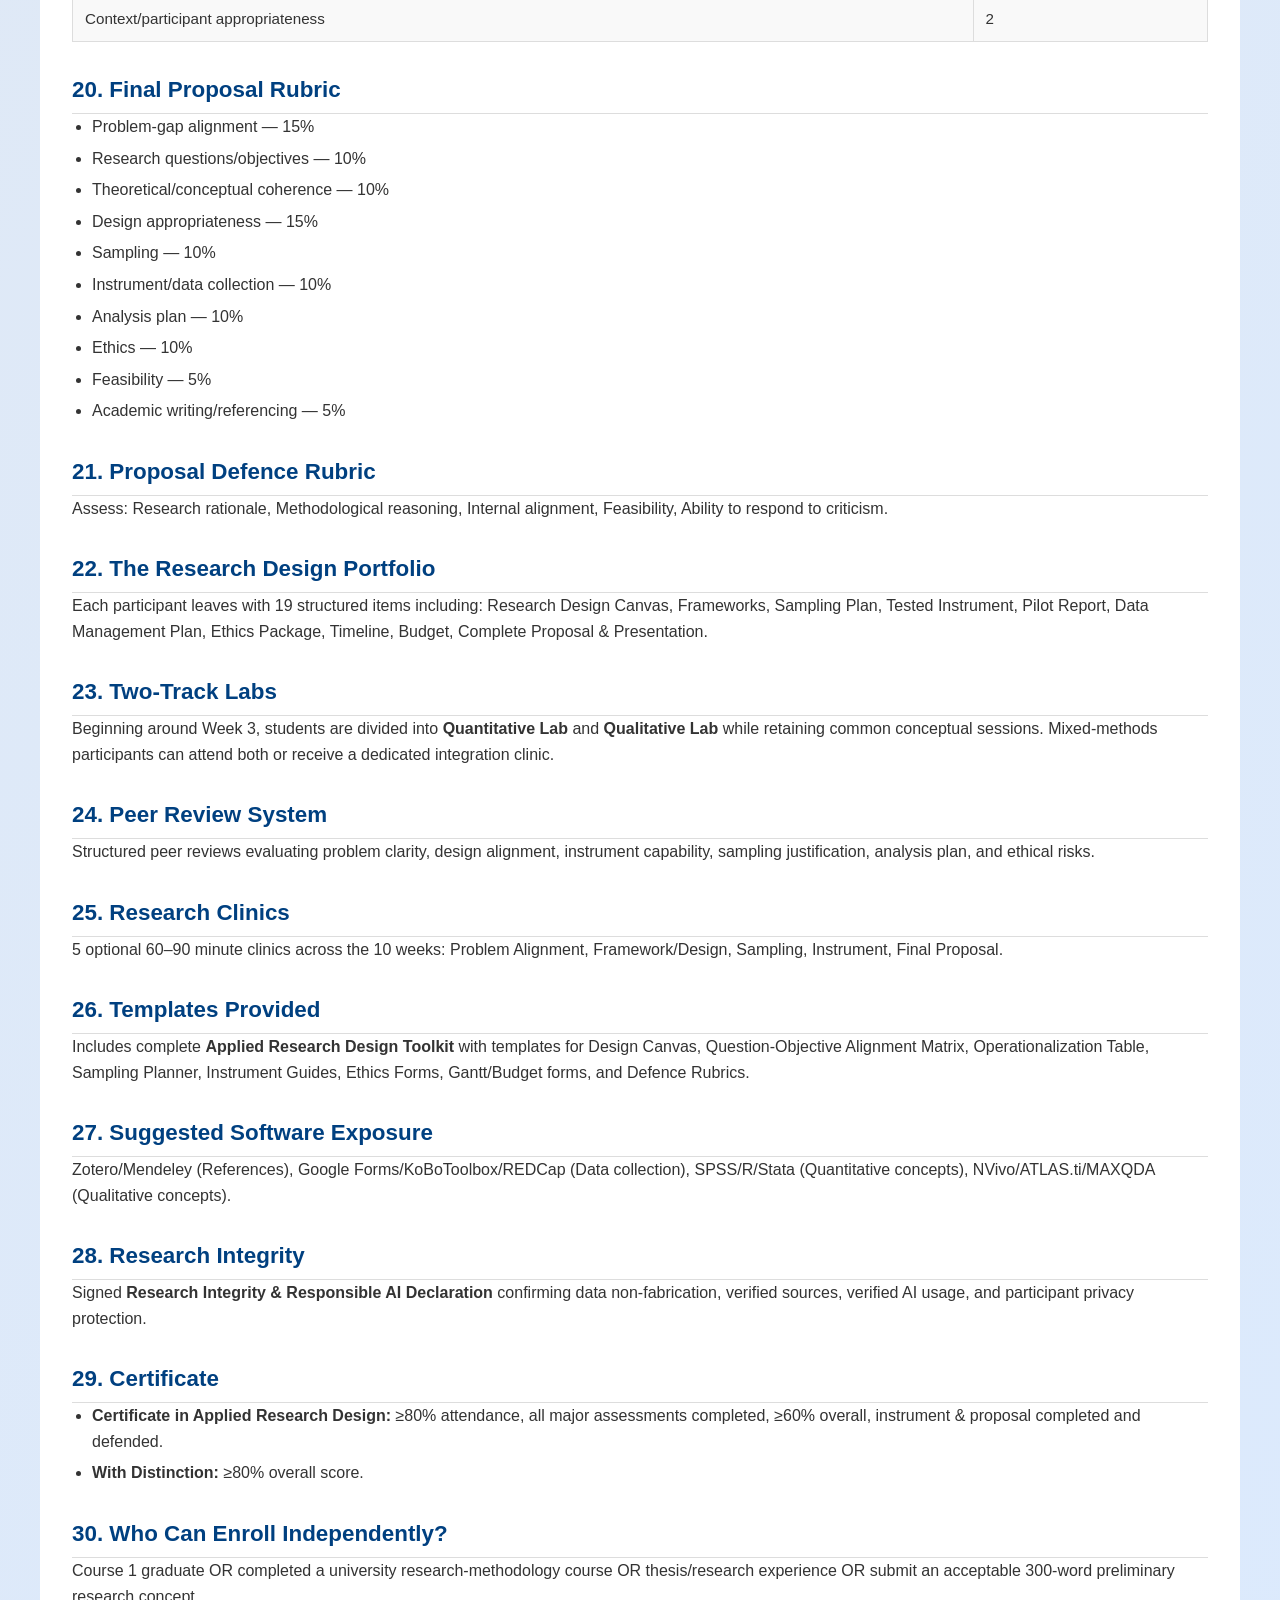
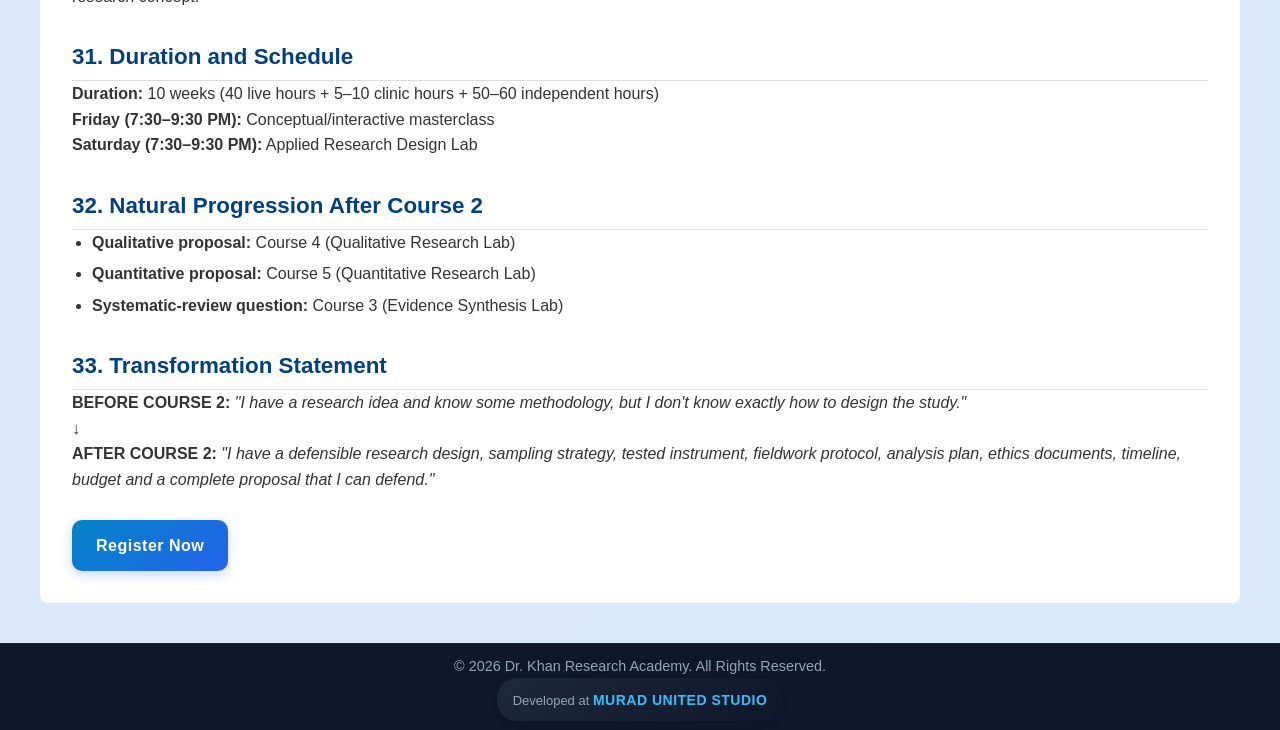
<file: course2.html>
<!DOCTYPE html>
<html lang="en">
<head>
    <meta charset="UTF-8">
    <meta name="viewport" content="width=device-width, initial-scale=1.0">
    <title>Course 2 Details - Dr. Khan Research Academy</title>
    <link rel="stylesheet" href="style.css">
    <style>
        .syllabus-container {
            font-family: Arial, sans-serif;
            line-height: 1.6;
            color: #333;
            margin-top: 20px;
        }
        .syllabus-container header {
            border-bottom: 2px solid #003366;
            padding-bottom: 15px;
            margin-bottom: 25px;
        }
        .syllabus-container h1 {
            color: #003366;
            margin-bottom: 5px;
            font-size: 1.8rem;
        }
        .syllabus-container h2 {
            color: #004080;
            border-bottom: 1px solid #ddd;
            padding-bottom: 5px;
            margin-top: 30px;
            font-size: 1.4rem;
        }
        .syllabus-container h3 {
            color: #0055a5;
            margin-top: 20px;
            font-size: 1.15rem;
        }
        .syllabus-container .subtitle {
            font-size: 1.1em;
            font-weight: bold;
            color: #555;
        }
        .syllabus-container .tagline {
            font-style: italic;
            color: #0055a5;
            font-weight: bold;
            margin: 10px 0;
        }
        .syllabus-container .lab-info {
            background-color: #f4f4f4;
            padding: 10px 15px;
            border-left: 4px solid #003366;
            margin-bottom: 20px;
            font-size: 0.95rem;
        }
        
        /* Mobile-friendly Responsive Table Rules */
        .table-responsive {
            width: 100%;
            overflow-x: auto;
            -webkit-overflow-scrolling: touch;
            margin: 20px 0;
        }
        .syllabus-container table {
            width: 100%;
            border-collapse: collapse;
            min-width: 500px; /* Ensures readable structure on small devices */
        }
        .syllabus-container th, .syllabus-container td {
            border: 1px solid #dddddd;
            text-align: left;
            padding: 10px 12px;
            font-size: 0.95rem;
        }
        .syllabus-container th {
            background-color: #003366;
            color: white;
        }
        .syllabus-container tr:nth-child(even) {
            background-color: #f9f9f9;
        }
        .syllabus-container .activity-box {
            background-color: #eef7fc;
            border: 1px solid #bce1f3;
            padding: 15px;
            border-radius: 5px;
            margin: 15px 0;
        }
        .syllabus-container ul, .syllabus-container ol {
            padding-left: 20px;
        }
        .syllabus-container li {
            margin-bottom: 6px;
        }

        /* Mobile Adjustments */
        @media screen and (max-width: 600px) {
            .syllabus-container h1 {
                font-size: 1.4rem;
            }
            .syllabus-container h2 {
                font-size: 1.2rem;
            }
            .syllabus-container h3 {
                font-size: 1.05rem;
            }
            .syllabus-container th, .syllabus-container td {
                padding: 8px 10px;
                font-size: 0.88rem;
            }
        }
    </style>
</head>
<body>

    <header>
        <div class="nav-container">
            <div class="logo">
                <h1>DR. KHAN <span>RESEARCH ACADEMY</span></h1>
            </div>
            <nav>
                <ul>
                    <li><a href="index.html">Home</a></li>
                    <li><a href="courses.html" class="active">Courses</a></li>
                    <li><a href="resource-persons.html">Resource Persons</a></li>
                    <li><a href="registration.html">Registration</a></li>
                </ul>
            </nav>
        </div>
    </header>

    <div class="container" style="background: white; padding: 2rem; border-radius: 8px;">
        <h2>2. Applied Research Design: From Idea to Research-Ready Proposal</h2>
        <br>
        <p><strong>Course Price:</strong> TBA</p>
        <p><strong>Description:</strong> Design it. Test it. Defend it. Make it research ready.</p>
        <p><strong>Key Focus:</strong> Applied Research Design, Instrument Development, Proposal Defence</p>
        <p><strong>Outcome:</strong> Complete Research-Ready Proposal + Data Collection Instrument + Ethics Package</p>
        
        <a href="registration.html" class="btn">Register Now</a>
        <br><hr><br>
        
        <h1 align="center";>Full Course Outline & Specification</h1>

        <div class="syllabus-container">

            <main>
                <section>
                    <h2>Course Elements & Specification</h2>
                    <div class="table-responsive">
                        <table>
                            <thead>
                                <tr>
                                    <th>Course element</th>
                                    <th>Proposed specification</th>
                                </tr>
                            </thead>
                            <tbody>
                                <tr><td>Level</td><td>Intermediate/Applied</td></tr>
                                <tr><td>Duration</td><td>10 weeks</td></tr>
                                <tr><td>Live sessions</td><td>20</td></tr>
                                <tr><td>Sessions/week</td><td>2</td></tr>
                                <tr><td>Session duration</td><td>2 hours</td></tr>
                                <tr><td>Live contact</td><td>40 hours</td></tr>
                                <tr><td>Research clinics</td><td>5–10 additional hours</td></tr>
                                <tr><td>Independent work</td><td>~50–60 hours</td></tr>
                                <tr><td>Delivery</td><td>Online, live, workshop-based</td></tr>
                                <tr><td>Recommended cohort</td><td>20–25</td></tr>
                                <tr><td>Prerequisite</td><td>Course 1 OR equivalent foundational knowledge</td></tr>
                                <tr><td>Assessment</td><td>Continuous portfolio + final proposal + defence</td></tr>
                                <tr><td>Final output</td><td>Complete Research-Ready Proposal + Data Collection Instrument + Ethics Package</td></tr>
                            </tbody>
                        </table>
                    </div>
                </section>

                <section>
                    <h2>1. Course Description</h2>
                    <p><strong>Applied Research Design: From Idea to Research-Ready Proposal</strong> is an intensive, hands-on course designed for students, early-career researchers and professionals who understand basic research methodology but need the practical competencies required to design and prepare an implementable research study. The course moves participants systematically from an initial research concept to a complete research proposal. Particular emphasis is placed on aligning the research problem, questions, objectives, theory, design, sampling, measurement, instruments, data-collection procedures, analysis strategy and ethical considerations.</p>
                    <p>Rather than learning research design as a collection of definitions, participants design their own study throughout the course. Quantitative and qualitative participants undertake pathway-specific activities where necessary, while mixed-methods participants learn how the two components can be meaningfully integrated. By completion, participants should possess a research-ready proposal, data-collection instrument, preliminary analysis plan and ethics documentation that can be further adapted for a thesis, funded research project, institutional ethics submission or independent study.</p>
                </section>

                <section>
                    <h2>2. Course Philosophy</h2>
                    <p>The guiding principle should be: <em>A good research proposal is not a document—it is the blueprint of a defensible study.</em></p>
                    <p>Students therefore progress through:</p>
                    <p><strong>CONCEPT &rarr; DESIGN &rarr; OPERATIONALIZE &rarr; SAMPLE &rarr; MEASURE/EXPLORE &rarr; INSTRUMENT &rarr; PILOT &rarr; ANALYZE &rarr; PROTECT &rarr; PROPOSE &rarr; DEFEND</strong></p>
                    <ul>
                        <li><strong>20%</strong> Conceptual instruction</li>
                        <li><strong>50%</strong> Research-design laboratory</li>
                        <li><strong>20%</strong> Independent project development</li>
                        <li><strong>10%</strong> Peer/faculty feedback</li>
                    </ul>
                    <p>This course should feel more like a research design studio than a conventional classroom.</p>
                </section>

                <section>
                    <h2>3. Overall Course Aim</h2>
                    <p>To develop participants' applied research-design competencies so that they can independently transform a research concept into a coherent, feasible, ethically responsible and methodologically defensible research proposal ready for implementation.</p>
                </section>

                <section>
                    <h2>4. Course Objectives</h2>
                    <p>The course aims to enable participants to:</p>
                    <ul>
                        <li>Refine research problems, questions and objectives for methodological alignment.</li>
                        <li>Select research designs appropriate to different questions.</li>
                        <li>Translate abstract concepts into measurable or investigable constructs.</li>
                        <li>Formulate and appropriately use research hypotheses.</li>
                        <li>Develop conceptual and theoretical frameworks.</li>
                        <li>Define target populations and sampling strategies.</li>
                        <li>Apply basic quantitative sample-size reasoning.</li>
                        <li>Apply qualitative sampling and sample-adequacy principles.</li>
                        <li>Design high-quality questionnaires, interview guides and FGD guides.</li>
                        <li>Understand measurement, validity, reliability and qualitative rigor.</li>
                        <li>Design practical data-collection procedures.</li>
                        <li>Develop quantitative and/or qualitative analysis plans.</li>
                        <li>Prepare research ethics and data-management documentation.</li>
                        <li>Pilot, evaluate and revise research instruments.</li>
                        <li>Prepare realistic research timelines and budgets.</li>
                        <li>Integrate all study components into a complete proposal.</li>
                        <li>Critically review research proposals.</li>
                        <li>Orally defend methodological decisions.</li>
                    </ul>
                </section>

                <section>
                    <h2>5. Learning Outcomes</h2>
                    <p>On successful completion, participants will be able to:</p>
                    <ul>
                        <li><strong>LO1 — Alignment:</strong> Demonstrate logical alignment among problem, gap, questions, objectives, theory and methods.</li>
                        <li><strong>LO2 — Design:</strong> Select and justify an appropriate quantitative, qualitative or mixed-methods research design.</li>
                        <li><strong>LO3 — Conceptualization:</strong> Develop appropriate theoretical/conceptual frameworks and operationalize key concepts where relevant.</li>
                        <li><strong>LO4 — Sampling:</strong> Define a study population and construct a defensible sampling and recruitment strategy.</li>
                        <li><strong>LO5 — Instrumentation:</strong> Develop research instruments aligned with research questions and data needs.</li>
                        <li><strong>LO6 — Quality:</strong> Apply principles of reliability, validity, trustworthiness and methodological rigor.</li>
                        <li><strong>LO7 — Data Collection:</strong> Develop a feasible fieldwork/data-collection protocol.</li>
                        <li><strong>LO8 — Analysis:</strong> Develop an analysis plan before collecting data.</li>
                        <li><strong>LO9 — Ethics:</strong> Identify ethical risks and prepare appropriate consent and data-protection procedures.</li>
                        <li><strong>LO10 — Proposal Development:</strong> Produce and defend a complete research-ready proposal.</li>
                    </ul>
                </section>

                <section>
                    <h2>6. The 10-Week Journey</h2>
                    <div class="table-responsive">
                        <table>
                            <thead>
                                <tr>
                                    <th>Week</th>
                                    <th>Theme</th>
                                </tr>
                            </thead>
                            <tbody>
                                <tr><td>Week 1</td><td>Is my research idea design-ready?</td></tr>
                                <tr><td>Week 2</td><td>Which design can answer my question?</td></tr>
                                <tr><td>Week 3</td><td>What exactly am I studying?</td></tr>
                                <tr><td>Week 4</td><td>Whom should I study?</td></tr>
                                <tr><td>Week 5</td><td>How will I generate the right data?</td></tr>
                                <tr><td>Week 6</td><td>Is my instrument good enough?</td></tr>
                                <tr><td>Week 7</td><td>How will fieldwork actually happen?</td></tr>
                                <tr><td>Week 8</td><td>How will I analyze the data before I collect it?</td></tr>
                                <tr><td>Week 9</td><td>Is the study ethical, feasible and manageable?</td></tr>
                                <tr><td>Week 10</td><td>Can I write and defend the complete design?</td></tr>
                            </tbody>
                        </table>
                    </div>
                </section>

                <section>
                    <h2>7. WEEK 1 — From Research Concept to Design Blueprint</h2>
                    <p><strong>Theme:</strong> Is Your Research Idea Ready to Become a Study?</p>
                    
                    <h3>Session 1 — Diagnosing the Research Idea</h3>
                    <p><strong>Review:</strong> Research problem, Research gap, Research questions, Objectives, Significance, Scope (Do not reteach Course 1).</p>
                    <p><strong>To be introduced:</strong> Research Alignment Chain (Problem &rarr; Gap &rarr; Question &rarr; Objective &rarr; Data Needed &rarr; Design &rarr; Analysis &rarr; Conclusion)</p>
                    <p>Participants learn to detect misalignment. Example: Question: <em>How do nurses experience workplace violence?</em> but Method: <em>Closed-ended prevalence survey.</em> Ask: Can that design actually answer, "how do they experience"?</p>

                    <h3>Session 2 — Building the Design Blueprint</h3>
                    <p>Introduce a one-page <strong>Research Design Canvas</strong> containing: Problem, Gap, Question, Objectives, Concepts, Population, Data required, Potential design, Sampling, Data source, Instrument, Analysis, Ethics.</p>
                    
                    <div class="activity-box">
                        <h4>Lab</h4>
                        <p>Participants diagnose their own research concepts.</p>
                        <p><em>Assignment-1</em></p>
                    </div>
                </section>

                <section>
                    <h2>8. WEEK 2 — Choosing the Right Research Design</h2>
                    <p><strong>Theme:</strong> Let the Question Choose the Design</p>

                    <h3>Session 3 — Quantitative Designs</h3>
                    <p>Introduce applied use of: Cross-sectional studies, Longitudinal studies, Cohort concepts, Case-control concepts, Experimental designs, Quasi-experimental designs, Correlational studies, Evaluation research.</p>
                    <p>Emphasize: When to use &rarr; strengths &rarr; limitations &rarr; what conclusions are justified. Teach particularly: Association &ne; causation.</p>

                    <h3>Session 4 — Qualitative & Mixed-Methods Designs</h3>
                    <p><strong>Qualitative:</strong> Phenomenology, Case study, Ethnography, Grounded theory, Narrative inquiry, Qualitative description.</p>
                    <p><strong>Mixed methods:</strong> Convergent, Explanatory sequential, Exploratory sequential. Teach students not to label every interview study "phenomenology."</p>

                    <div class="activity-box">
                        <h4>Research Lab</h4>
                        <p>Groups receive research questions and must: Choose design, Defend choice, Identify limitations, Suggest alternative.</p>
                        <p><em>Assignment-2</em></p>
                    </div>
                </section>

                <section>
                    <h2>9. WEEK 3 — Concepts, Variables, Hypotheses & Frameworks</h2>
                    <p><strong>Theme:</strong> What Exactly Are You Investigating?</p>

                    <h3>Session 5 — Concepts to Measurement</h3>
                    <p>Teach: Concept, Construct, Variable, Indicator, Dimension, Operational definition.</p>
                    <p>For quantitative participants: Independent variable, Dependent variable, Confounder, Mediator, Moderator. Levels of measurement: Nominal, Ordinal, Interval, Ratio.</p>

                    <h3>Session 6 — Hypotheses & Framework Development</h3>
                    <p>Hypotheses: Null, Alternative, Directional, Non-directional. When hypotheses are appropriate and when not to force hypotheses into qualitative research.</p>
                    <p>Then: Theoretical framework, Conceptual framework, Logic model where appropriate.</p>

                    <div class="activity-box">
                        <h4>Lab</h4>
                        <ul>
                            <li><strong>Quantitative track:</strong> Construct a variable/measurement map.</li>
                            <li><strong>Qualitative track:</strong> Construct a concept/sensitizing-concept map.</li>
                            <li><strong>Mixed-methods track:</strong> Develop an integrated conceptual model.</li>
                        </ul>
                        <p><em>Assignment-3</em></p>
                    </div>
                </section>

                <section>
                    <h2>10. WEEK 4 — Population, Sampling & Sample Adequacy</h2>
                    <p><strong>Theme:</strong> Who Can Provide the Evidence You Need?</p>

                    <h3>Session 7 — Quantitative Sampling</h3>
                    <p>Target population, Accessible population, Sampling frame, Unit of analysis, Inclusion/exclusion criteria.</p>
                    <p>Probability sampling: Simple random, Systematic, Stratified, Cluster, Multistage. Non-probability: Convenience, Quota, Purposive, Snowball.</p>
                    <p>Then introduce sample-size reasoning: Confidence level, Margin of error, Expected proportion, Power concepts, Non-response allowance.</p>

                    <h3>Session 8 — Qualitative Sampling</h3>
                    <p>Purposive sampling, Criterion sampling, Maximum variation, Homogeneous sampling, Typical case, Critical case, Snowball, Theoretical sampling.</p>
                    <p>Discuss: Saturation, Information power, Sample adequacy, Recruitment strategy.</p>

                    <div class="activity-box">
                        <h4>Lab</h4>
                        <p>Participants build a <strong>Sampling Decision Tree</strong>.</p>
                        <p><em>Assignment-4</em></p>
                    </div>
                </section>

                <section>
                    <h2>11. WEEK 5 — Instrument Development</h2>
                    <p><strong>Theme:</strong> Turning Questions Into Data</p>

                    <h3>Session 9 — Quantitative Instrument Development</h3>
                    <p>Questionnaire structure: Demographic questions, Knowledge questions, Attitudes, Behaviours, Likert scales, Existing validated measures, Self-developed measures, Question order, Skip patterns.</p>
                    <p>Common mistakes: Leading questions, Double-barrelled questions, Ambiguity, Double negatives, Loaded wording, Overlapping categories, Unbalanced response options.</p>

                    <h3>Session 10 — Qualitative Instrument Development</h3>
                    <p>Interview guides, FGD guides, Observation guides. Teach: Opening questions, Transition questions, Key questions, Probes, Follow-up questions, Sensitive questions, Closing questions.</p>
                    <p>Critical distinction: Research question &ne; interview question.</p>

                    <div class="activity-box">
                        <h4>Research Lab</h4>
                        <p>Students develop their actual instruments.</p>
                        <p><em>Assignment-5</em></p>
                    </div>
                </section>

                <section>
                    <h2>12. WEEK 6 — Quality, Reliability, Validity & Piloting</h2>
                    <p><strong>Theme:</strong> How Do You Know Your Instrument Works?</p>

                    <h3>Session 11 — Quantitative Quality</h3>
                    <p>Validity: Face, Content, Construct, Criterion. Reliability: Internal consistency, Test-retest, Inter-rater. Cronbach's alpha (what it can and cannot tell you). Measurement error, Bias, Social desirability, Recall bias.</p>

                    <h3>Session 12 — Qualitative Rigor</h3>
                    <p>Credibility, Dependability, Confirmability, Transferability, Reflexivity. Strategies: Triangulation, Member reflection/checking, Audit trail, Peer debriefing, Thick description, Reflexive journal.</p>
                    <p><strong>Piloting and Pretesting:</strong> Why pilot? Who participates? Cognitive interviewing, Instrument revision, Field feasibility.</p>

                    <div class="activity-box">
                        <h4>Activity</h4>
                        <p>Participants conduct a micro-pilot (Quantitative: 3–5 questionnaires; Qualitative: 1 mock interview).</p>
                        <p><em>Assignment-6</em></p>
                    </div>
                </section>

                <section>
                    <h2>13. WEEK 7 — Designing Real-World Fieldwork</h2>
                    <p><strong>Theme:</strong> A Methodology Must Work Outside the Proposal</p>

                    <h3>Session 13 — Fieldwork Planning</h3>
                    <p>Recruitment, Gatekeepers, Access, Scheduling, Research team, Training data collectors, Field supervision, Quality control, Participant retention, Researcher safety, Field documentation.</p>
                    <p>For online research: Online surveys, Online interviews, Digital consent, Privacy considerations.</p>

                    <h3>Session 14 — Data Management</h3>
                    <p>File naming, Participant IDs, De-identification, Data storage, Backups, Password protection, Access control, Version control.</p>
                    <p>Quantitative: Codebook, Data entry, Range checks. Qualitative: Audio files, Transcription, Translation, Anonymization, Transcript management.</p>

                    <div class="activity-box">
                        <h4>Lab</h4>
                        <p>Participants construct a <strong>Fieldwork Workflow</strong>: Recruitment &rarr; Consent &rarr; Data collection &rarr; Quality check &rarr; Storage &rarr; Backup.</p>
                        <p><em>Assignment-7</em></p>
                    </div>
                </section>

                <section>
                    <h2>14. WEEK 8 — Planning Analysis Before Collecting Data</h2>
                    <p><strong>Theme:</strong> Know How You Will Analyze Before You Collect</p>

                    <h3>Session 15 — Quantitative Analysis Planning</h3>
                    <p>Question &rarr; Variable &rarr; Data type &rarr; Analysis. Introduce: Descriptive statistics, Frequency, Mean/median, Cross-tabulation, Chi-square, t-test, ANOVA, Correlation, Regression concepts.</p>

                    <h3>Session 16 — Qualitative Analysis Planning</h3>
                    <p>Introduce: Data familiarization, Coding, Categories, Themes, Interpretation. Briefly distinguish: Thematic analysis, Content analysis, Framework analysis, Narrative approaches, Discourse analysis, Bibliometric analysis.</p>

                    <div class="activity-box">
                        <h4>Lab</h4>
                        <p>Create a <strong>Question-to-Analysis Matrix</strong> (Research question | Data required | Source | Instrument | Variable/concept | Proposed analysis).</p>
                        <p><em>Assignment-8</em></p>
                    </div>
                </section>

                <section>
                    <h2>15. WEEK 9 — Ethics, Feasibility, Budget & Timeline</h2>
                    <p><strong>Theme:</strong> Can and Should This Study Actually Be Done?</p>

                    <h3>Session 17 — Applied Research Ethics</h3>
                    <p>Discuss cases involving: Children, Gender-based violence, Sexuality, Health, Trauma, Illegal activities, Workplaces, Online communities, Power relationships, Incentives.</p>
                    <p>Prepare: Participant information sheet, Consent form, Assent, Recruitment script, Confidentiality procedure, IRB concepts, Protocol deviations, Data protection.</p>

                    <h3>Session 18 — Feasibility & Project Planning</h3>
                    <p>Teach: Research timeline, Gantt chart, Budget, Personnel, Travel, Transcription, Software, Participant costs, Contingency, Dissemination.</p>

                    <div class="activity-box">
                        <p><em>Assignment-9</em></p>
                    </div>
                </section>

                <section>
                    <h2>16. WEEK 10 — Proposal Development & Defence</h2>
                    <p><strong>Theme:</strong> Turning Design Into a Defensible Research Proposal</p>

                    <h3>Session 19 — Writing the Proposal</h3>
                    <p>Structure: Title, Background, Problem Statement, Literature Review, Research Gap, Research Questions, Objectives/Hypotheses, Theoretical/Conceptual Framework, Methodology, Ethical Considerations, Limitations, Timeline, Budget, Dissemination, References, Appendices.</p>

                    <h3>Session 20 — Research Proposal Defence</h3>
                    <p>Formal defence: Each participant gets an 8-minute presentation followed by a 7-minute defence before a small panel of researchers.</p>

                    <div class="activity-box">
                        <p><em>Assignment-10</em></p>
                    </div>
                </section>

                <section>
                    <h2>17. Final Capstone</h2>
                    <p><strong>Complete Research-Ready Proposal:</strong> Suggested length of 4,000–6,000 words (excluding references and appendices).</p>
                    <p>Must include: Research instrument, Sampling plan, Analysis plan, Ethics documents, Timeline, Budget.</p>
                </section>

                <section>
                    <h2>18. Assessment Structure</h2>
                    <div class="table-responsive">
                        <table>
                            <thead>
                                <tr>
                                    <th>Component</th>
                                    <th>Marks</th>
                                </tr>
                            </thead>
                            <tbody>
                                <tr><td>Research Alignment Audit</td><td>5</td></tr>
                                <tr><td>Design Justification</td><td>10</td></tr>
                                <tr><td>Conceptualization Package</td><td>10</td></tr>
                                <tr><td>Sampling & Recruitment Plan</td><td>10</td></tr>
                                <tr><td>Draft Instrument</td><td>15</td></tr>
                                <tr><td>Pilot Report & Revised Instrument</td><td>10</td></tr>
                                <tr><td>Fieldwork/Data Management Protocol</td><td>5</td></tr>
                                <tr><td>Analysis Plan</td><td>10</td></tr>
                                <tr><td>Ethics & Feasibility Package</td><td>10</td></tr>
                                <tr><td>Final Proposal</td><td>10</td></tr>
                                <tr><td>Proposal Defence</td><td>5</td></tr>
                                <tr><td><strong>TOTAL</strong></td><td><strong>100</strong></td></tr>
                            </tbody>
                        </table>
                    </div>
                </section>

                <section>
                    <h2>19. Instrument Rubric — 15 Marks</h2>
                    <h3>Quantitative Instrument</h3>
                    <div class="table-responsive">
                        <table>
                            <thead>
                                <tr><th>Criterion</th><th>Marks</th></tr>
                            </thead>
                            <tbody>
                                <tr><td>Alignment with questions/objectives</td><td>3</td></tr>
                                <tr><td>Coverage of constructs</td><td>3</td></tr>
                                <tr><td>Question quality</td><td>3</td></tr>
                                <tr><td>Response options/scales</td><td>2</td></tr>
                                <tr><td>Organization/flow</td><td>2</td></tr>
                                <tr><td>Feasibility/participant appropriateness</td><td>2</td></tr>
                            </tbody>
                        </table>
                    </div>

                    <h3>Qualitative Instrument</h3>
                    <div class="table-responsive">
                        <table>
                            <thead>
                                <tr><th>Criterion</th><th>Marks</th></tr>
                            </thead>
                            <tbody>
                                <tr><td>Alignment</td><td>3</td></tr>
                                <tr><td>Open-ended question quality</td><td>3</td></tr>
                                <tr><td>Depth/probing potential</td><td>3</td></tr>
                                <tr><td>Sequencing</td><td>2</td></tr>
                                <tr><td>Neutral/non-leading language</td><td>2</td></tr>
                                <tr><td>Context/participant appropriateness</td><td>2</td></tr>
                            </tbody>
                        </table>
                    </div>
                </section>

                <section>
                    <h2>20. Final Proposal Rubric</h2>
                    <ul>
                        <li>Problem-gap alignment — 15%</li>
                        <li>Research questions/objectives — 10%</li>
                        <li>Theoretical/conceptual coherence — 10%</li>
                        <li>Design appropriateness — 15%</li>
                        <li>Sampling — 10%</li>
                        <li>Instrument/data collection — 10%</li>
                        <li>Analysis plan — 10%</li>
                        <li>Ethics — 10%</li>
                        <li>Feasibility — 5%</li>
                        <li>Academic writing/referencing — 5%</li>
                    </ul>
                </section>

                <section>
                    <h2>21. Proposal Defence Rubric</h2>
                    <p>Assess: Research rationale, Methodological reasoning, Internal alignment, Feasibility, Ability to respond to criticism.</p>
                </section>

                <section>
                    <h2>22. The Research Design Portfolio</h2>
                    <p>Each participant leaves with 19 structured items including: Research Design Canvas, Frameworks, Sampling Plan, Tested Instrument, Pilot Report, Data Management Plan, Ethics Package, Timeline, Budget, Complete Proposal & Presentation.</p>
                </section>

                <section>
                    <h2>23. Two-Track Labs</h2>
                    <p>Beginning around Week 3, students are divided into <strong>Quantitative Lab</strong> and <strong>Qualitative Lab</strong> while retaining common conceptual sessions. Mixed-methods participants can attend both or receive a dedicated integration clinic.</p>
                </section>

                <section>
                    <h2>24. Peer Review System</h2>
                    <p>Structured peer reviews evaluating problem clarity, design alignment, instrument capability, sampling justification, analysis plan, and ethical risks.</p>
                </section>

                <section>
                    <h2>25. Research Clinics</h2>
                    <p>5 optional 60–90 minute clinics across the 10 weeks: Problem Alignment, Framework/Design, Sampling, Instrument, Final Proposal.</p>
                </section>

                <section>
                    <h2>26. Templates Provided</h2>
                    <p>Includes complete <strong>Applied Research Design Toolkit</strong> with templates for Design Canvas, Question-Objective Alignment Matrix, Operationalization Table, Sampling Planner, Instrument Guides, Ethics Forms, Gantt/Budget forms, and Defence Rubrics.</p>
                </section>

                <section>
                    <h2>27. Suggested Software Exposure</h2>
                    <p>Zotero/Mendeley (References), Google Forms/KoBoToolbox/REDCap (Data collection), SPSS/R/Stata (Quantitative concepts), NVivo/ATLAS.ti/MAXQDA (Qualitative concepts).</p>
                </section>

                <section>
                    <h2>28. Research Integrity</h2>
                    <p>Signed <strong>Research Integrity & Responsible AI Declaration</strong> confirming data non-fabrication, verified sources, verified AI usage, and participant privacy protection.</p>
                </section>

                <section>
                    <h2>29. Certificate</h2>
                    <ul>
                        <li><strong>Certificate in Applied Research Design:</strong> &ge;80% attendance, all major assessments completed, &ge;60% overall, instrument & proposal completed and defended.</li>
                        <li><strong>With Distinction:</strong> &ge;80% overall score.</li>
                    </ul>
                </section>

                <section>
                    <h2>30. Who Can Enroll Independently?</h2>
                    <p>Course 1 graduate OR completed a university research-methodology course OR thesis/research experience OR submit an acceptable 300-word preliminary research concept.</p>
                </section>

                <section>
                    <h2>31. Duration and Schedule</h2>
                    <p><strong>Duration:</strong> 10 weeks (40 live hours + 5–10 clinic hours + 50–60 independent hours)</p>
                    <p><strong>Friday (7:30–9:30 PM):</strong> Conceptual/interactive masterclass</p>
                    <p><strong>Saturday (7:30–9:30 PM):</strong> Applied Research Design Lab</p>
                </section>

                <section>
                    <h2>32. Natural Progression After Course 2</h2>
                    <ul>
                        <li><strong>Qualitative proposal:</strong> Course 4 (Qualitative Research Lab)</li>
                        <li><strong>Quantitative proposal:</strong> Course 5 (Quantitative Research Lab)</li>
                        <li><strong>Systematic-review question:</strong> Course 3 (Evidence Synthesis Lab)</li>
                    </ul>
                </section>

                <section>
                    <h2>33. Transformation Statement</h2>
                    <p><strong>BEFORE COURSE 2:</strong> <em>"I have a research idea and know some methodology, but I don't know exactly how to design the study."</em></p>
                    <p>&darr;</p>
                    <p><strong>AFTER COURSE 2:</strong> <em>"I have a defensible research design, sampling strategy, tested instrument, fieldwork protocol, analysis plan, ethics documents, timeline, budget and a complete proposal that I can defend."</em></p>
                </section>
            </main>
        </div>
		
        <br>
        <a href="registration.html" class="btn">Register Now</a>
    </div>

    <footer>
        <p>&copy; 2026 Dr. Khan Research Academy. All Rights Reserved.</p>
    <div style="display: inline-block; background: linear-gradient(135deg, #1e293b, #0f172a); padding: 8px 16px; border-radius: 20px; box-shadow: 0 4px 6px -1px rgba(0, 0, 0, 0.1); font-family: sans-serif;">
 		 <span style="color: #94a3b8; font-size: 13px;">Developed at </span>
 		 <a href="https://muradmonoarul.github.io/MuradUnitedStudio/" target="_blank" style="color: #38bdf8; font-weight: bold; font-size: 14px; text-decoration: none; letter-spacing: 0.5px;">
    		MURAD UNITED STUDIO
  		</a>
	</div>
    </footer>

</body>
</html>
</file>
<file: style.css>
/* ==========================================================
   Dr. Khan Research Academy - Premium & Vibrant Stylesheet
   Developed at MURAD UNITED STUDIO
   ========================================================== */

/* Global Reset & Box Sizing */
* {
    margin: 0;
    padding: 0;
    box-sizing: border-box;
    font-family: 'Poppins', 'Segoe UI', Tahoma, Geneva, Verdana, sans-serif;
}

:root {
    --primary-gradient: linear-gradient(135deg, #0f2027, #203a43, #2c5364);
    --hero-gradient: linear-gradient(135deg, rgba(15, 32, 39, 0.9), rgba(32, 58, 68, 0.85)), url('https://images.unsplash.com/photo-1523240795612-9a054b0db644?auto=format&fit=crop&w=1200&q=80');
    --card-bg: #ffffff;
    --accent-cyan: #00f2fe;
    --accent-blue: #4facfe;
    --accent-gold: #ffb703;
    --text-dark: #1e293b;
    --text-muted: #64748b;
    --shadow-soft: 0 10px 25px -5px rgba(0, 0, 0, 0.08), 0 8px 10px -6px rgba(0, 0, 0, 0.01);
    --shadow-hover: 0 20px 30px -10px rgba(0, 242, 254, 0.25), 0 10px 15px -5px rgba(0, 0, 0, 0.1);
}

/* Background Animation & Base Layout */
body {
    background: linear-gradient(135deg, #f0f4f8 0%, #e2e8f0 50%, #dbeafe 100%);
    color: var(--text-dark);
    line-height: 1.7;
    min-height: 100vh;
    overflow-x: hidden;
}

/* Keyframe Animations */
@keyframes fadeIn {
    from { opacity: 0; transform: translateY(20px); }
    to { opacity: 1; transform: translateY(0); }
}

@keyframes pulseGlow {
    0% { box-shadow: 0 0 0 0 rgba(0, 242, 254, 0.4); }
    70% { box-shadow: 0 0 0 12px rgba(0, 242, 254, 0); }
    100% { box-shadow: 0 0 0 0 rgba(0, 242, 254, 0); }
}

@keyframes float {
    0% { transform: translateY(0px); }
    50% { transform: translateY(-6px); }
    100% { transform: translateY(0px); }
}

/* Header & Glassmorphism Navigation */
header {
    background: rgba(15, 23, 42, 0.95);
    backdrop-filter: blur(10px);
    color: white;
    padding: 0.4rem 5%;
    position: sticky;
    top: 0;
    z-index: 1000;
    border-bottom: 2px solid rgba(0, 242, 254, 0.2);
    box-shadow: 0 4px 20px rgba(0, 0, 0, 0.15);
}

.nav-container {
    display: flex;
    justify-content: space-between;
    align-items: center;
    max-width: 1200px;
    margin: 0 auto;
}

.logo h1 {
    font-size: 1.2rem;
    font-weight: 700;
    letter-spacing: 0.5px;
    background: linear-gradient(45deg, #ffffff, var(--accent-cyan));
    -webkit-background-clip: text;
    -webkit-text-fill-color: transparent;
}

.logo span {
    color: var(--accent-cyan);
    -webkit-text-fill-color: var(--accent-cyan);
}

.sister-concern {
    font-size: 0.78rem;
    color: #94a3b8;
    display: block;
    margin-top: -2px;
}

nav ul {
    display: flex;
    list-style: none;
    gap: 25px;
}

nav ul li a {
    color: #e2e8f0;
    text-decoration: none;
    font-weight: 500;
    position: relative;
    padding: 5px 0;
    transition: all 0.3s ease;
}

nav ul li a::after {
    content: '';
    position: absolute;
    bottom: 0;
    left: 0;
    width: 0%;
    height: 2px;
    background: linear-gradient(90deg, var(--accent-cyan), var(--accent-blue));
    transition: width 0.3s ease;
}

nav ul li a:hover, nav ul li a.active {
    color: var(--accent-cyan);
}

nav ul li a:hover::after, nav ul li a.active::after {
    width: 100%;
}

/* Container */
.container {
    max-width: 1200px;
    margin: 2.5rem auto;
    padding: 0 20px;
    animation: fadeIn 0.8s ease-out;
}

/* Hero Section */
.hero {
    background: var(--hero-gradient) center/cover;
    color: white;
    text-align: center;
    padding: 5rem 2rem;
    border-radius: 16px;
    margin-bottom: 3rem;
    box-shadow: 0 15px 35px rgba(15, 23, 42, 0.25);
    position: relative;
    overflow: hidden;
    border: 1px solid rgba(255, 255, 255, 0.1);
}

.hero h2 {
    font-size: 2.5rem;
    margin-bottom: 15px;
    font-weight: 800;
    letter-spacing: 1px;
    background: linear-gradient(45deg, #ffffff, #e0f2fe);
    -webkit-background-clip: text;
    -webkit-text-fill-color: transparent;
}

.hero p {
    font-size: 1.2rem;
    margin-bottom: 25px;
    color: #cbd5e1;
    max-width: 800px;
    margin-left: auto;
    margin-right: auto;
}

/* Section Title */
.section-title {
    text-align: center;
    font-size: 2rem;
    margin-bottom: 2.5rem;
    color: #0f172a;
    position: relative;
    font-weight: 700;
}

.section-title::after {
    content: '';
    display: block;
    width: 60px;
    height: 4px;
    background: linear-gradient(90deg, var(--accent-cyan), var(--accent-blue));
    margin: 10px auto 0;
    border-radius: 2px;
}

/* General Grid System */
.grid {
    display: grid;
    grid-template-columns: repeat(auto-fit, minmax(320px, 1fr));
    gap: 25px;
}

/* Core Pillars Specific Grid Setup (Card Center Alignment Fix) */
.pillars {
    text-align: center;
}

.pillars .grid {
    display: flex;
    flex-wrap: wrap;
    justify-content: center;
    gap: 25px;
}

.pillars .card {
    flex: 1 1 280px;
    max-width: 350px;
    text-align: center;
}

/* Cool Cards Design */
.card {
    background: var(--card-bg);
    border-radius: 16px;
    overflow: hidden;
    box-shadow: var(--shadow-soft);
    transition: all 0.4s cubic-bezier(0.175, 0.885, 0.32, 1.275);
    display: flex;
    flex-direction: column;
    border: 1px solid rgba(226, 232, 240, 0.8);
    position: relative;
}

.card:hover {
    transform: translateY(-10px) scale(1.02);
    box-shadow: var(--shadow-hover);
    border-color: rgba(0, 242, 254, 0.4);
}

.card-img {
    width: 100%;
    height: 210px;
    object-fit: cover;
    transition: transform 0.5s ease;
}

.card:hover .card-img {
    transform: scale(1.08);
}

.card-body {
    padding: 1.8rem;
    flex-grow: 1;
    display: flex;
    flex-direction: column;
    background: #ffffff;
}

.card-title {
    font-size: 1.3rem;
    color: #0f172a;
    margin-bottom: 12px;
    font-weight: 600;
    line-height: 1.4;
}

.card p {
    color: var(--text-muted);
    font-size: 0.95rem;
}

/* Glowing Badges */
.badge {
    display: inline-block;
    padding: 5px 12px;
    border-radius: 20px;
    font-size: 0.75rem;
    font-weight: 700;
    text-transform: uppercase;
    letter-spacing: 0.8px;
    margin-bottom: 12px;
    width: fit-content;
}

.badge-active {
    background: rgba(16, 185, 129, 0.15);
    color: #059669;
    border: 1px solid rgba(16, 185, 129, 0.3);
    animation: pulseGlow 2s infinite;
}

.badge-upcoming {
    background: rgba(245, 158, 11, 0.15);
    color: #d97706;
    border: 1px solid rgba(245, 158, 11, 0.3);
}

/* Price Tag Styling */
.price-tag {
    font-size: 1.15rem;
    font-weight: 700;
    color: #0284c7;
    margin: 15px 0;
    background: #f0f9ff;
    padding: 8px 12px;
    border-radius: 8px;
    display: inline-block;
    width: fit-content;
}

/* Cool Animated Buttons */
.btn {
    display: inline-block;
    background: linear-gradient(135deg, #0284c7, #2563eb);
    color: white;
    padding: 12px 24px;
    text-decoration: none;
    border-radius: 10px;
    text-align: center;
    margin-top: auto;
    font-weight: 600;
    letter-spacing: 0.5px;
    transition: all 0.3s ease;
    box-shadow: 0 4px 12px rgba(37, 99, 235, 0.25);
    border: none;
}

.btn:hover {
    background: linear-gradient(135deg, #0369a1, #1d4ed8);
    transform: translateY(-2px);
    box-shadow: 0 6px 18px rgba(37, 99, 235, 0.4);
}

/* Hero Button Base Styling */
.hero .btn {
    position: relative;
    display: inline-block;
    padding: 14px 36px;
    font-size: 1.1rem;
    font-weight: 700;
    color: #ffffff;
    background: linear-gradient(135deg, #00f2fe 0%, #4facfe 100%);
    border-radius: 50px;
    text-decoration: none;
    overflow: hidden;
    z-index: 1;
    box-shadow: 0 0 20px rgba(0, 242, 254, 0.4);
    transition: all 0.4s cubic-bezier(0.175, 0.885, 0.32, 1.275);
    border: 1px solid rgba(255, 255, 255, 0.3);
}

.hero .btn::before {
    content: '';
    position: absolute;
    top: 0;
    left: -100%;
    width: 100%;
    height: 100%;
    background: linear-gradient(
        120deg,
        transparent,
        rgba(255, 255, 255, 0.6),
        transparent
    );
    transition: all 0.6s ease;
    animation: shineEffect 3s infinite;
}

.hero .btn:hover {
    transform: translateY(-5px) scale(1.05);
    box-shadow: 0 10px 30px rgba(0, 242, 254, 0.8), 0 0 15px rgba(255, 255, 255, 0.5);
    background: linear-gradient(135deg, #4facfe 0%, #00f2fe 100%);
}

.hero .btn:active {
    transform: translateY(-2px) scale(0.98);
}

@keyframes shineEffect {
    0% { left: -100%; }
    20% { left: 100%; }
    100% { left: 100%; }
}

/* Contact Details Page Styling */
.contact-info {
    background: white;
    padding: 2.5rem;
    border-radius: 16px;
    box-shadow: var(--shadow-soft);
    border: 1px solid rgba(226, 232, 240, 0.8);
}

.contact-info h3 {
    color: #0f172a;
    margin-bottom: 15px;
}

.contact-info p {
    margin-bottom: 12px;
    color: #334155;
    font-size: 1rem;
}

/* Footer Design */
footer {
    background: #0f172a;
    color: #94a3b8;
    text-align: center;
    padding: 0.6rem 0;
    margin-top: 1.5rem;
    border-top: 1px solid rgba(255, 255, 255, 0.05);
}

footer p {
    font-size: 0.90rem;
    line-height: 1.4; 
    margin: 2px 0;
}

footer small {
    color: var(--accent-cyan);
    font-weight: 500;
}

/* Responsive Mobile Layout */
@media (max-width: 768px) {
    .nav-container {
        flex-direction: column;
        gap: 15px;
        text-align: center;
    }
    nav ul {
        gap: 15px;
        flex-wrap: wrap;
        justify-content: center;
    }
    .hero h2 {
        font-size: 1.8rem;
    }
    .hero p {
        font-size: 1rem;
    }
}
/* ==========================================
   OUR SUCCESSORS SLIDER STYLES (FIXED)
   ========================================== */

/* Slider Main Section */
.successors-section {
    max-width: 1200px;
    margin: 3rem auto;
    padding: 0 20px;
    position: relative;
}

.section-subtitle {
    text-align: center;
    color: var(--text-muted);
    margin-top: -1.5rem;
    margin-bottom: 2rem;
    font-size: 1rem;
}

/* Slider Wrapper */
.slider-wrapper {
    position: relative;
    display: flex;
    align-items: center;
}

/* Main Horizontal Scroll Slider Container */
.successor-slider {
    display: flex;
    gap: 20px;
    overflow-x: auto;
    scroll-behavior: smooth;
    padding: 15px 5px;
    width: 100%;
    
    /* Scrollbar hide */
    -ms-overflow-style: none;
    scrollbar-width: none;
}

.successor-slider::-webkit-scrollbar {
    display: none;
}

/* Successor Individual Card Setup */
.successor-card {
    flex: 0 0 calc(33.333% - 14px); /* Show 3 cards on desktop */
    min-width: 280px;
    background: #ffffff;
    border-radius: 16px;
    padding: 1.5rem;
    box-shadow: var(--shadow-soft);
    border: 1px solid rgba(226, 232, 240, 0.8);
    display: flex;
    flex-direction: column;
    align-items: center;
    text-align: center;
    transition: all 0.3s ease;
}

.successor-card:hover {
    transform: translateY(-5px);
    box-shadow: var(--shadow-hover);
    border-color: rgba(0, 242, 254, 0.4);
}

.successor-img {
    width: 130px;
    height: 130px;
    border-radius: 50%;
    object-fit: cover;
    margin-bottom: 12px;
    border: 3px solid var(--accent-cyan);
    box-shadow: 0 4px 10px rgba(0, 242, 254, 0.3);
}

.successor-info h3 {
    font-size: 1.15rem;
    color: var(--text-dark);
    margin-bottom: 2px;
}

.successor-info .role {
    font-size: 0.9rem;
    font-weight: 600;
    color: #0284c7;
}

.successor-info .institution {
    font-size: 0.85rem;
    color: var(--text-muted);
    margin-bottom: 8px;
}

.country-badge {
    display: inline-block;
    background: #f1f5f9;
    padding: 3px 10px;
    border-radius: 12px;
    font-size: 0.78rem;
    font-weight: 600;
    color: #334155;
    margin-bottom: 12px;
}

.quote {
    font-size: 0.85rem;
    font-style: italic;
    color: #475569;
    line-height: 1.5;
    position: relative;
    margin-top: auto;
}

/* Arrow Navigation Buttons */
.slider-btn {
    position: absolute;
    top: 50%;
    transform: translateY(-50%);
    width: 42px;
    height: 42px;
    background: #ffffff;
    border: 1px solid rgba(0, 242, 254, 0.4);
    color: #0f172a;
    border-radius: 50%;
    cursor: pointer;
    z-index: 10;
    font-size: 1.2rem;
    display: flex;
    align-items: center;
    justify-content: center;
    box-shadow: 0 4px 12px rgba(0, 0, 0, 0.15);
    transition: all 0.3s ease;
}

.slider-btn:hover {
    background: var(--accent-cyan);
    color: #ffffff;
    box-shadow: 0 6px 18px rgba(0, 242, 254, 0.5);
    transform: translateY(-50%) scale(1.1);
}

.prev-btn { left: -15px; }
.next-btn { right: -15px; }

/* Pagination Dots */
.slider-dots {
    display: flex;
    justify-content: center;
    gap: 8px;
    margin-top: 18px;
}

.dot {
    width: 10px;
    height: 10px;
    background: #cbd5e1;
    border-radius: 20px;
    cursor: pointer;
    transition: all 0.3s ease;
}

.dot.active {
    background: linear-gradient(90deg, var(--accent-cyan), var(--accent-blue));
    width: 28px;
}

/* Responsive adjustments */
@media (max-width: 992px) {
    .successor-card {
        flex: 0 0 calc(50% - 10px);
    }
}

@media (max-width: 640px) {
    .successor-card {
        flex: 0 0 100%;
    }
    .prev-btn { left: -5px; }
    .next-btn { right: -5px; }
}
/* ==========================================
   HERO NOTICE BOARD STYLES
   ========================================== */

/* Glassmorphism Blurred Transparent Notice Board */
.notice-board {
    max-width: 650px;
    margin: 25px auto 10px;
    /* Transparent background with low opacity */
    background: rgba(255, 255, 255, 0.08); 
    /* Backdrop blur effect for smooth glass look */
    backdrop-filter: blur(16px);
    -webkit-backdrop-filter: blur(16px);
    /* Soft border with subtle glow */
    border: 1px solid rgba(255, 255, 255, 0.2);
    border-radius: 16px;
    padding: 18px 22px;
    text-align: left;
    box-shadow: 0 8px 32px 0 rgba(0, 0, 0, 0.25);
    position: relative;
    overflow: hidden;
}

.notice-header {
    display: flex;
    justify-content: space-between;
    align-items: center;
    border-bottom: 1px solid rgba(255, 255, 255, 0.1);
    padding-bottom: 10px;
    margin-bottom: 12px;
}

.notice-title {
    display: flex;
    align-items: center;
    gap: 10px;
}

.notice-title h3 {
    font-size: 0.95rem;
    font-weight: 700;
    letter-spacing: 1px;
    color: #ffffff;
}

/* Pulsing Red/Green Live Dot */
.pulse-dot {
    width: 10px;
    height: 10px;
    background-color: #10b981;
    border-radius: 50%;
    box-shadow: 0 0 0 rgba(16, 185, 129, 0.7);
    animation: pulseGlowGreen 1.8s infinite;
}

@keyframes pulseGlowGreen {
    0% { box-shadow: 0 0 0 0 rgba(16, 185, 129, 0.7); }
    70% { box-shadow: 0 0 0 10px rgba(16, 185, 129, 0); }
    100% { box-shadow: 0 0 0 0 rgba(16, 185, 129, 0); }
}

.notice-badge {
    font-size: 0.7rem;
    font-weight: 700;
    background: rgba(0, 242, 254, 0.15);
    color: var(--accent-cyan);
    border: 1px solid rgba(0, 242, 254, 0.4);
    padding: 3px 10px;
    border-radius: 20px;
}

/* Notice Item Styles */
.notice-content {
    min-height: 55px;
    position: relative;
}

.notice-list {
    list-style: none;
    position: relative;
}

.notice-item {
    display: none;
    animation: fadeInNotice 0.5s ease-in-out forwards;
}

.notice-item.active {
    display: flex;
    flex-direction: column;
    gap: 6px;
}

.notice-tag {
    font-size: 0.75rem;
    font-weight: 700;
    display: inline-block;
    width: fit-content;
    padding: 2px 8px;
    border-radius: 6px;
}

.tag-urgent { background: rgba(239, 68, 68, 0.2); color: #f87171; border: 1px solid rgba(239, 68, 68, 0.4); }
.tag-next { background: rgba(59, 130, 246, 0.2); color: #60a5fa; border: 1px solid rgba(59, 130, 246, 0.4); }
.tag-info { background: rgba(245, 158, 11, 0.2); color: #fbbf24; border: 1px solid rgba(245, 158, 11, 0.4); }

.notice-item p {
    font-size: 0.92rem;
    color: #e2e8f0;
    line-height: 1.5;
    margin: 0;
}

.notice-item a {
    color: var(--accent-cyan);
    text-decoration: underline;
    font-weight: 600;
}

/* Footer & Controls */
.notice-footer {
    display: flex;
    justify-content: space-between;
    align-items: center;
    margin-top: 12px;
    padding-top: 8px;
    border-top: 1px solid rgba(255, 255, 255, 0.05);
}

.notice-dots {
    display: flex;
    gap: 6px;
}

.notice-dot {
    width: 8px;
    height: 8px;
    background: rgba(255, 255, 255, 0.3);
    border-radius: 50%;
    cursor: pointer;
    transition: all 0.3s;
}

.notice-dot.active {
    background: var(--accent-cyan);
    width: 18px;
    border-radius: 10px;
}

.notice-controls button {
    background: rgba(255, 255, 255, 0.1);
    border: none;
    color: #ffffff;
    width: 26px;
    height: 26px;
    border-radius: 50%;
    cursor: pointer;
    font-size: 0.85rem;
    transition: all 0.2s ease;
}

.notice-controls button:hover {
    background: var(--accent-cyan);
    color: #0f172a;
}

@keyframes fadeInNotice {
    from { opacity: 0; transform: translateY(6px); }
    to { opacity: 1; transform: translateY(0); }
}
</file>
